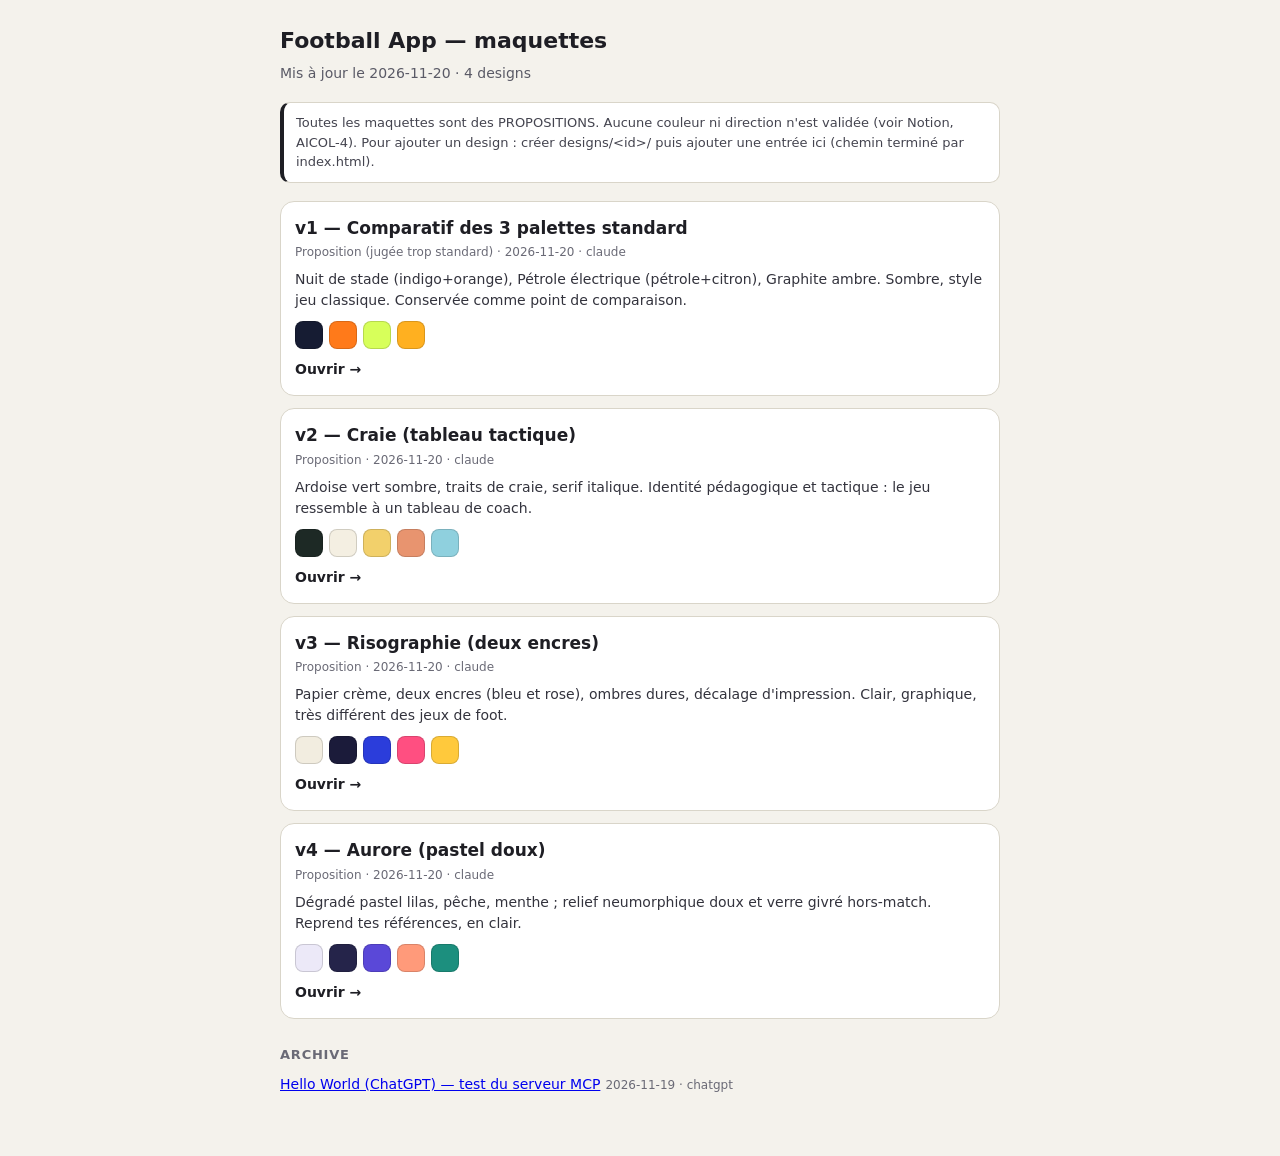
<file: index.html>
<!doctype html>
<html lang="fr">
<head>
<meta charset="utf-8">
<meta name="viewport" content="width=device-width,initial-scale=1">
<title>Football App — index des maquettes</title>
<style>
*{box-sizing:border-box;margin:0}
body{font:16px/1.5 system-ui,-apple-system,Segoe UI,Roboto,sans-serif;background:#F4F2EC;color:#1E1E24;padding:24px 14px 60px}
main{max-width:720px;margin:0 auto}
h1{font-size:22px}
.sub{color:#5A5A66;font-size:14px;margin:6px 0 18px}
.warn{background:#fff;border:1px solid #D9D5C9;border-left:4px solid #1E1E24;border-radius:10px;padding:10px 12px;font-size:13px;color:#44444F;margin-bottom:18px}
.card{display:block;background:#fff;border:1px solid #D9D5C9;border-radius:14px;padding:14px;margin-bottom:12px;color:inherit;text-decoration:none}
.card:focus-visible,.card:hover{border-color:#1E1E24}
.card h2{font-size:17px}
.meta{font-size:12px;color:#6A6A76;margin:2px 0 8px}
.card p{font-size:14px;color:#33333D}
.sw{display:flex;gap:6px;margin-top:10px}
.sw i{width:28px;height:28px;border-radius:8px;border:1px solid rgba(0,0,0,.15)}
.go{display:inline-block;margin-top:10px;font-size:14px;font-weight:700}
h3{font-size:13px;text-transform:uppercase;letter-spacing:.06em;color:#6A6A76;margin:26px 0 8px}
.arch a{font-size:14px}
</style>
</head>
<body>
<main>
<h1>Football App — maquettes</h1>
<p class="sub" id="upd">Index des designs</p>
<div class="warn" id="note">Chargement…</div>
<div id="list"></div>
<h3>Archive</h3>
<div class="arch" id="arch"></div>
</main>
<script>
fetch('designs.json').then(r=>r.json()).then(d=>{
 document.getElementById('upd').textContent='Mis à jour le '+d.updated+' · '+d.designs.length+' designs';
 document.getElementById('note').textContent=d.note;
 document.getElementById('list').innerHTML=d.designs.map(x=>'<a class="card" href="'+x.path+'"><h2>'+x.title+'</h2><div class="meta">'+x.status+' · '+x.date+' · '+x.author+'</div><p>'+x.summary+'</p><div class="sw">'+x.palette.map(c=>'<i style="background:'+c+'"></i>').join('')+'</div><span class="go">Ouvrir →</span></a>').join('');
 document.getElementById('arch').innerHTML=d.archive.map(x=>'<a href="'+x.path+'">'+x.title+'</a> <span class="meta">'+x.date+' · '+x.author+'</span>').join('<br>');
}).catch(e=>{document.getElementById('note').textContent='Impossible de charger designs.json : '+e;});
</script>
</body>
</html>
</file>
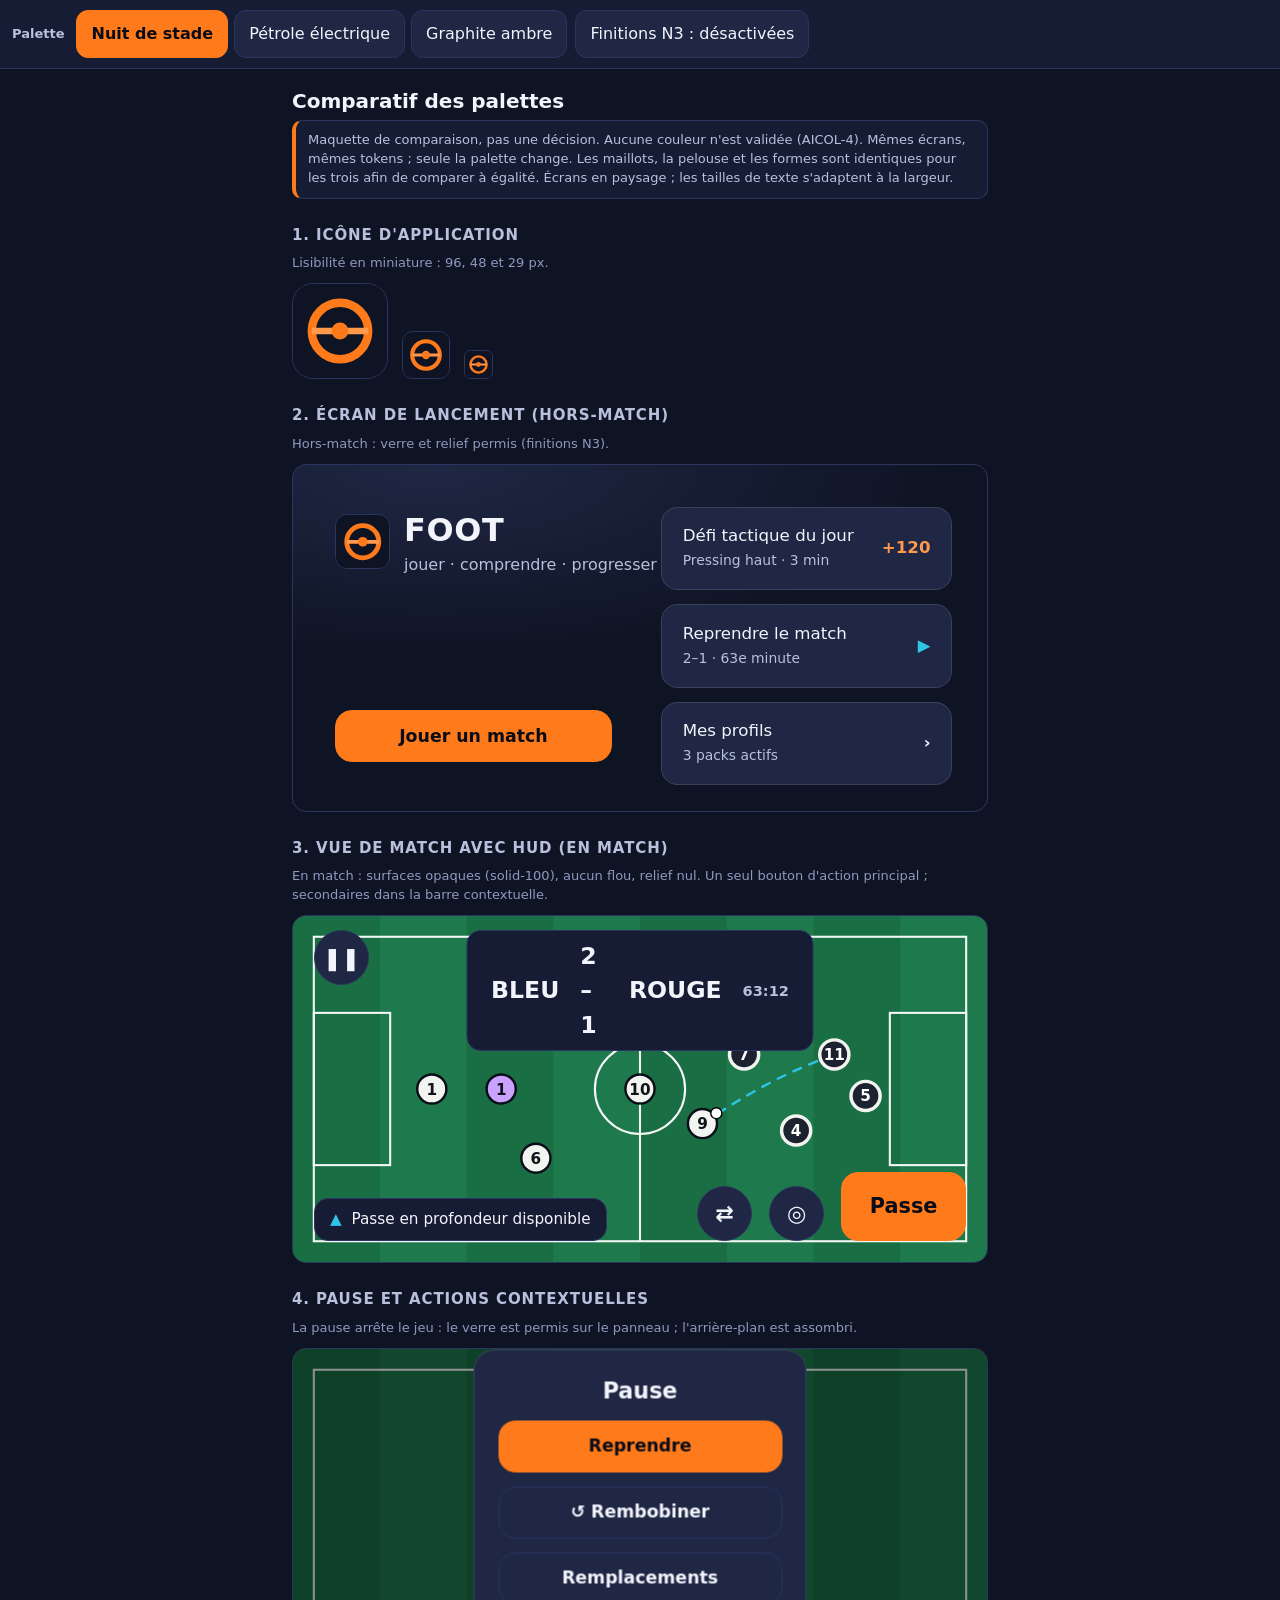
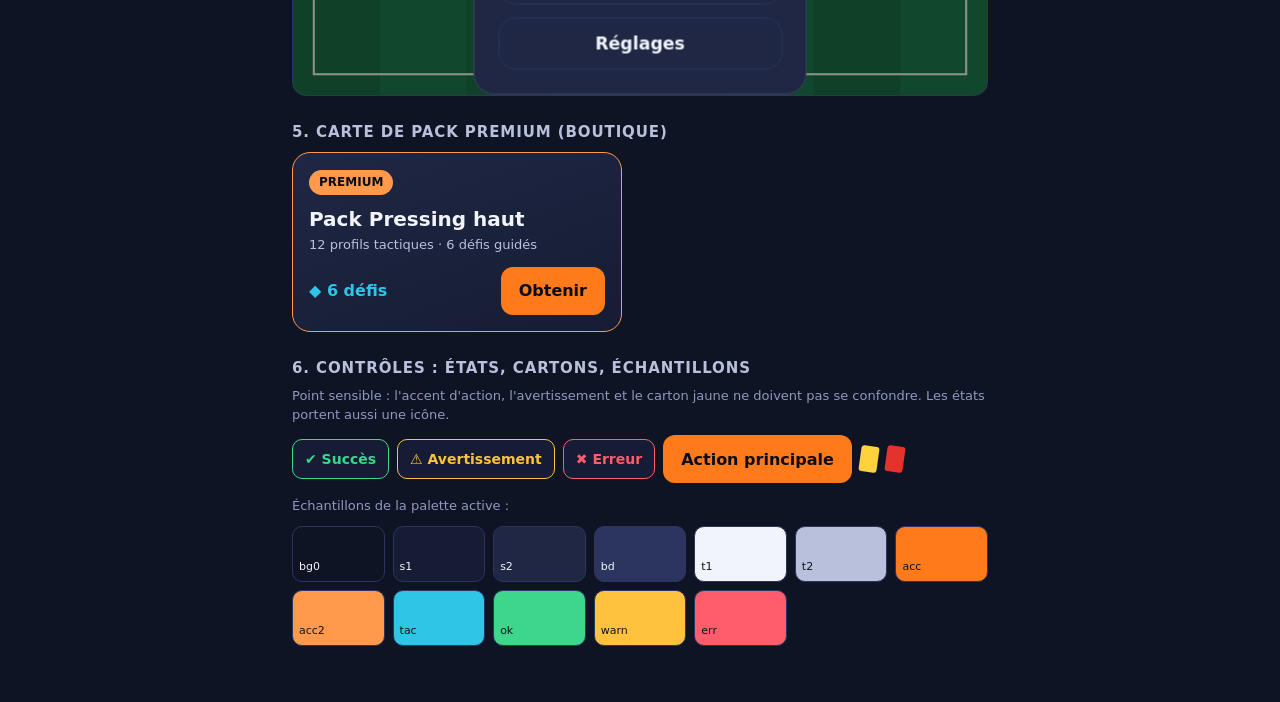
<file: palettes/index.html>
<!doctype html>
<html lang="fr" data-palette="nuit">
<head>
<meta charset="utf-8">
<meta name="viewport" content="width=device-width,initial-scale=1">
<title>Football App — comparatif des palettes (AICOL-4)</title>
<link rel="stylesheet" href="css/tokens.css">
<link rel="stylesheet" href="css/app.css">
</head>
<body>
<div class="bar">
 <b>Palette</b>
 <div class="seg">
  <button class="chip" data-pal="nuit">Nuit de stade</button>
  <button class="chip" data-pal="petrole">Pétrole électrique</button>
  <button class="chip" data-pal="graphite">Graphite ambre</button>
 </div>
 <button class="chip" id="n3" aria-pressed="false">Finitions N3 : désactivées</button>
</div>
<main>
<h1>Comparatif des palettes</h1>
<div class="warnbox">Maquette de comparaison, pas une décision. Aucune couleur n'est validée (AICOL-4). Mêmes écrans, mêmes tokens ; seule la palette change. Les maillots, la pelouse et les formes sont identiques pour les trois afin de comparer à égalité. Écrans en paysage ; les tailles de texte s'adaptent à la largeur.</div>

<h2>1. Icône d'application</h2>
<p class="note">Lisibilité en miniature : 96, 48 et 29 px.</p>
<div class="row" id="icons"></div>

<h2>2. Écran de lancement (hors-match)</h2>
<p class="note">Hors-match : verre et relief permis (finitions N3).</p>
<div class="scr launch">
 <div class="abs logo"><i data-icon></i><span>FOOT<span class="tag">jouer · comprendre · progresser</span></span></div>
 <div class="abs cards">
  <div class="card glass"><span>Défi tactique du jour<br><small>Pressing haut · 3 min</small></span><b style="color:var(--acc2)">+120</b></div>
  <div class="card glass"><span>Reprendre le match<br><small>2–1 · 63e minute</small></span><b style="color:var(--tac)">▶</b></div>
  <div class="card glass"><span>Mes profils<br><small>3 packs actifs</small></span><b>›</b></div>
 </div>
 <button class="abs btn pri cta">Jouer un match</button>
</div>

<h2>3. Vue de match avec HUD (en match)</h2>
<p class="note">En match : surfaces opaques (solid-100), aucun flou, relief nul. Un seul bouton d'action principal ; secondaires dans la barre contextuelle.</p>
<div class="scr">
 <svg class="pitch" viewBox="0 0 200 100" preserveAspectRatio="none" aria-label="terrain">
  <rect width="200" height="100" fill="var(--pitch-a)"/>
  <g fill="var(--pitch-b)"><rect x="0" width="25" height="100"/><rect x="50" width="25" height="100"/><rect x="100" width="25" height="100"/><rect x="150" width="25" height="100"/></g>
  <g fill="none" stroke="var(--line)" stroke-width=".6"><rect x="6" y="6" width="188" height="88"/><line x1="100" y1="6" x2="100" y2="94"/><circle cx="100" cy="50" r="13"/><rect x="6" y="28" width="22" height="44"/><rect x="172" y="28" width="22" height="44"/></g>
  <path class="tacline" d="M118 60 C130 52 140 46 156 40"/>
  <path class="tacline" d="M156 40 l-4 0.5 M156 40 l-1.5 3.6" style="stroke-dasharray:none"/>
  <g id="pl"></g>
 </svg>
 <div class="abs hud solid"><span>BLEU</span><span>2 – 1</span><span>ROUGE</span><small>63:12</small></div>
 <button class="abs btn solid round pause" aria-label="Pause">❚❚</button>
 <div class="abs ctx solid"><b>▲</b> Passe en profondeur disponible</div>
 <div class="abs mctl">
  <button class="btn solid round" aria-label="Changer de joueur">⇄</button>
  <button class="btn solid round" aria-label="Tir">◎</button>
  <button class="btn pri" style="min-height:10cqw;padding:0 4cqw;font-size:3cqw">Passe</button>
 </div>
</div>

<h2>4. Pause et actions contextuelles</h2>
<p class="note">La pause arrête le jeu : le verre est permis sur le panneau ; l'arrière-plan est assombri.</p>
<div class="scr">
 <svg class="pitch" viewBox="0 0 200 100" preserveAspectRatio="none"><rect width="200" height="100" fill="var(--pitch-a)"/><g fill="var(--pitch-b)"><rect width="25" height="100"/><rect x="50" width="25" height="100"/><rect x="100" width="25" height="100"/><rect x="150" width="25" height="100"/></g><g fill="none" stroke="var(--line)" stroke-width=".6"><rect x="6" y="6" width="188" height="88"/><line x1="100" y1="6" x2="100" y2="94"/><circle cx="100" cy="50" r="13"/></g></svg>
 <div class="abs dim"></div>
 <div class="abs panel glass">
  <h3>Pause</h3>
  <button class="btn pri">Reprendre</button>
  <button class="btn">↺ Rembobiner</button>
  <button class="btn">Remplacements</button>
  <button class="btn">Réglages</button>
 </div>
</div>

<h2>5. Carte de pack premium (boutique)</h2>
<div class="pack"><span class="tg">PREMIUM</span><h3>Pack Pressing haut</h3><p>12 profils tactiques · 6 défis guidés</p><div class="buy"><span style="color:var(--tac);font-weight:700">◆ 6 défis</span><button class="pbtn">Obtenir</button></div></div>

<h2>6. Contrôles : états, cartons, échantillons</h2>
<p class="note">Point sensible : l'accent d'action, l'avertissement et le carton jaune ne doivent pas se confondre. Les états portent aussi une icône.</p>
<div class="states">
 <span class="st ok" style="border-color:var(--ok)">✔ Succès</span>
 <span class="st wn" style="border-color:var(--warn)">⚠ Avertissement</span>
 <span class="st er" style="border-color:var(--err)">✖ Erreur</span>
 <button class="pbtn">Action principale</button>
 <span class="cardsq" style="background:var(--card-yellow)" title="carton jaune"></span>
 <span class="cardsq" style="background:var(--card-red)" title="carton rouge"></span>
</div>
<p class="note" style="margin-top:14px">Échantillons de la palette active :</p>
<div class="sw" id="sw"></div>
</main>
<script>
/* éléments générés : icône, joueurs, échantillons */
function iconSVG(){return '<svg viewBox="0 0 100 100" width="100%" height="100%"><rect width="100" height="100" fill="var(--bg0)"/><circle cx="50" cy="50" r="30" fill="none" stroke="var(--acc)" stroke-width="9"/><path d="M20 50 H80" stroke="var(--acc2)" stroke-width="7"/><circle cx="50" cy="50" r="9" fill="var(--acc)"/></svg>';}
document.querySelectorAll('[data-icon]').forEach(e=>{e.innerHTML=iconSVG();e.className='ico';});
const ic=document.getElementById('icons');
[96,48,29].forEach(s=>{const d=document.createElement('div');d.className='ico';d.style.cssText='width:'+s+'px;height:'+s+'px';d.innerHTML=iconSVG();ic.appendChild(d);});
const P=[[40,50,'h',1,1],[70,30,'h',8,0],[70,70,'h',6,0],[100,50,'h',10,0],[118,60,'h',9,0],[60,50,'g',1,1],[130,40,'a',7,0],[145,62,'a',4,0],[156,40,'a',11,0],[165,52,'a',5,0]];
let h='';P.forEach(p=>{const t=p[2],f=t=='h'?'var(--kit-home)':t=='a'?'var(--kit-away)':'var(--kit-gk)';const ring=t=='a'?'var(--kit-ring)':'#0A0D18';const tc=t=='a'?'#fff':'#101418';h+='<g><circle cx="'+p[0]+'" cy="'+p[1]+'" r="4.2" fill="'+f+'" stroke="'+ring+'" stroke-width="'+(t=='a'?1:.7)+'"/><text x="'+p[0]+'" y="'+(p[1]+1.6)+'" font-size="4.4" font-weight="700" text-anchor="middle" fill="'+tc+'">'+(p[3]||'')+'</text></g>';});
h+='<circle cx="122" cy="57" r="1.6" fill="#fff" stroke="#000" stroke-width=".4"/>';
document.getElementById('pl').innerHTML=h;
const names=['bg0','s1','s2','bd','t1','t2','acc','acc2','tac','ok','warn','err'];
const sw=document.getElementById('sw');
names.forEach(n=>{const d=document.createElement('div');d.style.background='var(--'+n+')';d.style.color=['t1','t2','acc','acc2','tac','ok','warn','err'].includes(n)?'#101418':'var(--t1)';d.textContent=n;sw.appendChild(d);});
</script>
<script src="js/app.js"></script>
</body>
</html>
</file>
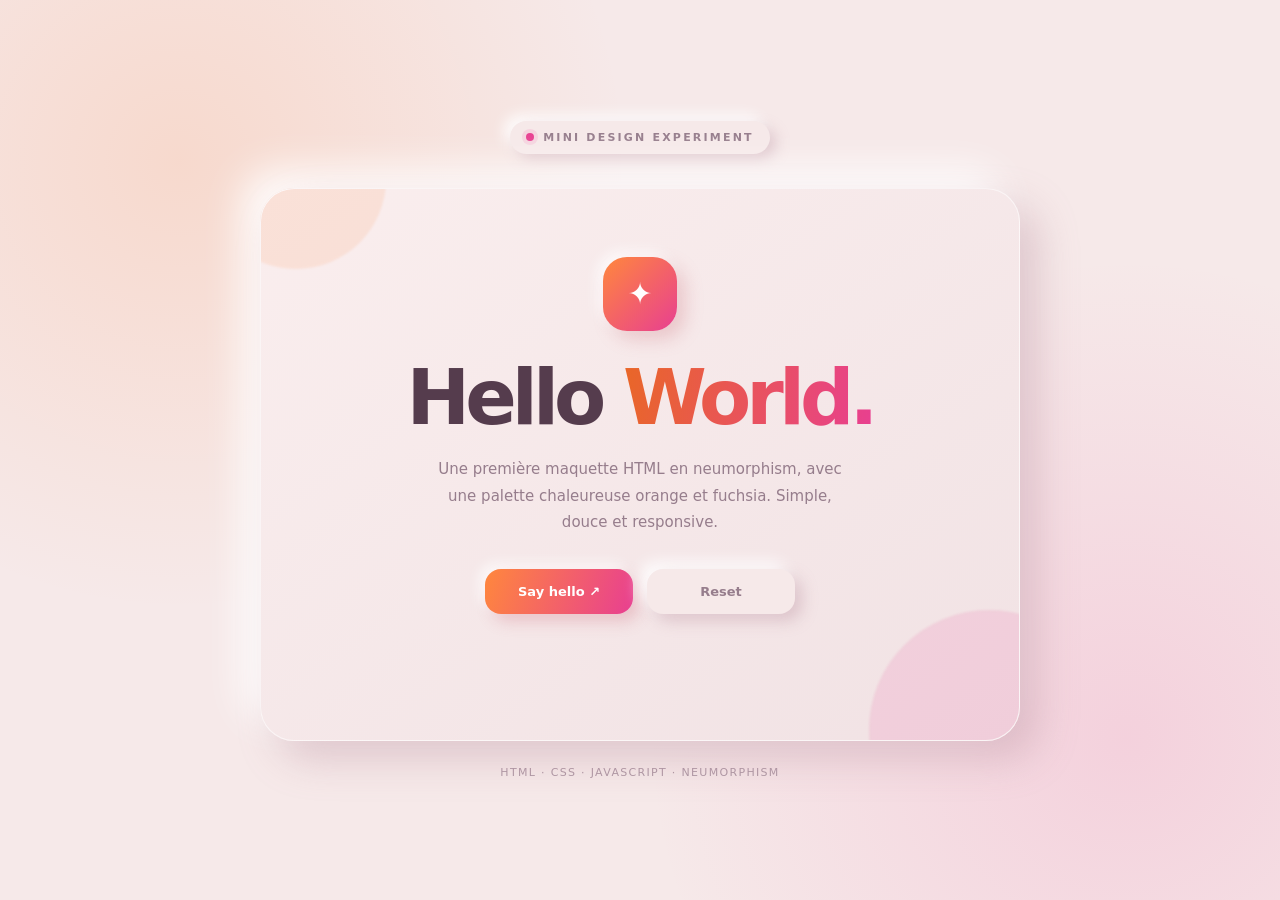
<file: archive/hello-world-chatgpt/index.html>
<!doctype html>
<html lang="fr">
<head>
  <meta charset="utf-8">
  <meta name="viewport" content="width=device-width, initial-scale=1">
  <meta name="theme-color" content="#f6e9e9">
  <title>Hello World — Neumorphism</title>
  <style>
    :root {
      color-scheme: light;
      --surface: #f6e9e9;
      --surface-deep: #f0dede;
      --orange: #ff873d;
      --orange-dark: #e96726;
      --fuchsia: #e83f91;
      --ink: #553c4d;
      --muted: #967d8c;
      --shadow-light: rgba(255,255,255,.92);
      --shadow-dark: rgba(190,150,164,.42);
    }
    * { box-sizing: border-box; }
    body {
      min-height: 100vh;
      margin: 0;
      display: grid;
      place-items: center;
      padding: 28px;
      font-family: Inter, ui-sans-serif, system-ui, -apple-system, BlinkMacSystemFont, "Segoe UI", sans-serif;
      color: var(--ink);
      background:
        radial-gradient(circle at 14% 18%, rgba(255,135,61,.16), transparent 28rem),
        radial-gradient(circle at 88% 82%, rgba(232,63,145,.14), transparent 30rem),
        var(--surface);
    }
    .shell { width: min(100%, 760px); text-align: center; }
    .eyebrow {
      display: inline-flex; align-items: center; gap: 9px;
      padding: 10px 16px; border-radius: 999px;
      background: var(--surface);
      box-shadow: 6px 6px 14px var(--shadow-dark), -6px -6px 14px var(--shadow-light);
      color: var(--muted); font-size: 11px; font-weight: 800;
      letter-spacing: .2em; text-transform: uppercase;
    }
    .dot { width: 8px; height: 8px; border-radius: 50%; background: var(--fuchsia); box-shadow: 0 0 0 4px rgba(232,63,145,.12); }
    .card {
      position: relative; overflow: hidden;
      margin-top: 34px; padding: clamp(34px, 7vw, 68px) 24px;
      border: 1px solid rgba(255,255,255,.6); border-radius: 34px;
      background: linear-gradient(145deg, #faeeee, #f1e2e4);
      box-shadow: 18px 18px 38px var(--shadow-dark), -18px -18px 38px var(--shadow-light);
    }
    .orb {
      position: absolute; width: 180px; height: 180px; border-radius: 50%;
      filter: blur(1px); opacity: .12; pointer-events: none;
    }
    .orb.one { top: -100px; left: -55px; background: var(--orange); }
    .orb.two { right: -90px; bottom: -110px; background: var(--fuchsia); width: 240px; height: 240px; }
    .mark {
      width: 74px; height: 74px; margin: 0 auto 28px; display: grid; place-items: center;
      border-radius: 24px; color: white; font-size: 30px; font-weight: 900;
      background: linear-gradient(135deg, var(--orange), var(--fuchsia));
      box-shadow: 8px 8px 18px rgba(202,104,115,.28), -5px -5px 14px rgba(255,255,255,.85);
    }
    h1 {
      margin: 0; font-size: clamp(42px, 9vw, 76px); line-height: 1.02;
      letter-spacing: -.065em; font-weight: 850;
    }
    h1 span {
      color: transparent; background: linear-gradient(100deg, var(--orange-dark), var(--fuchsia));
      -webkit-background-clip: text; background-clip: text;
    }
    .subtitle { max-width: 430px; margin: 20px auto 0; color: var(--muted); font-size: 15px; line-height: 1.75; }
    .actions { display: flex; justify-content: center; flex-wrap: wrap; gap: 14px; margin-top: 34px; }
    .button {
      min-width: 148px; padding: 15px 22px; border: 0; border-radius: 16px;
      font: inherit; font-size: 13px; font-weight: 800; cursor: pointer;
      transition: transform .2s ease, box-shadow .2s ease;
    }
    .button:hover { transform: translateY(-2px); }
    .button.primary {
      color: white; background: linear-gradient(110deg, var(--orange), var(--fuchsia));
      box-shadow: 7px 7px 16px rgba(204,103,119,.3), -5px -5px 13px rgba(255,255,255,.85);
    }
    .button.secondary {
      color: var(--muted); background: var(--surface);
      box-shadow: 7px 7px 15px var(--shadow-dark), -7px -7px 15px var(--shadow-light);
    }
    .status { min-height: 22px; margin-top: 24px; color: var(--fuchsia); font-size: 12px; font-weight: 700; }
    footer { margin-top: 25px; color: #ad96a3; font-size: 11px; letter-spacing: .12em; text-transform: uppercase; }
    @media (prefers-reduced-motion: reduce) { *, *::before, *::after { transition: none !important; } }
  </style>
</head>
<body>
  <main class="shell">
    <div class="eyebrow"><span class="dot"></span> Mini design experiment</div>
    <section class="card" aria-labelledby="title">
      <span class="orb one"></span><span class="orb two"></span>
      <div class="mark" aria-hidden="true">✦</div>
      <h1 id="title">Hello <span>World.</span></h1>
      <p class="subtitle">Une première maquette HTML en neumorphism, avec une palette chaleureuse orange et fuchsia. Simple, douce et responsive.</p>
      <div class="actions">
        <button class="button primary" id="helloButton" type="button">Say hello <span aria-hidden="true">↗</span></button>
        <button class="button secondary" id="resetButton" type="button">Reset</button>
      </div>
      <p class="status" id="status" role="status" aria-live="polite"></p>
    </section>
    <footer>HTML · CSS · JavaScript · Neumorphism</footer>
  </main>
  <script>
    const status = document.querySelector("#status");
    document.querySelector("#helloButton").addEventListener("click", () => {
      status.textContent = "Hello Nick — nice to see you! ✨";
    });
    document.querySelector("#resetButton").addEventListener("click", () => {
      status.textContent = "";
    });
  </script>
</body>
</html>
</file>
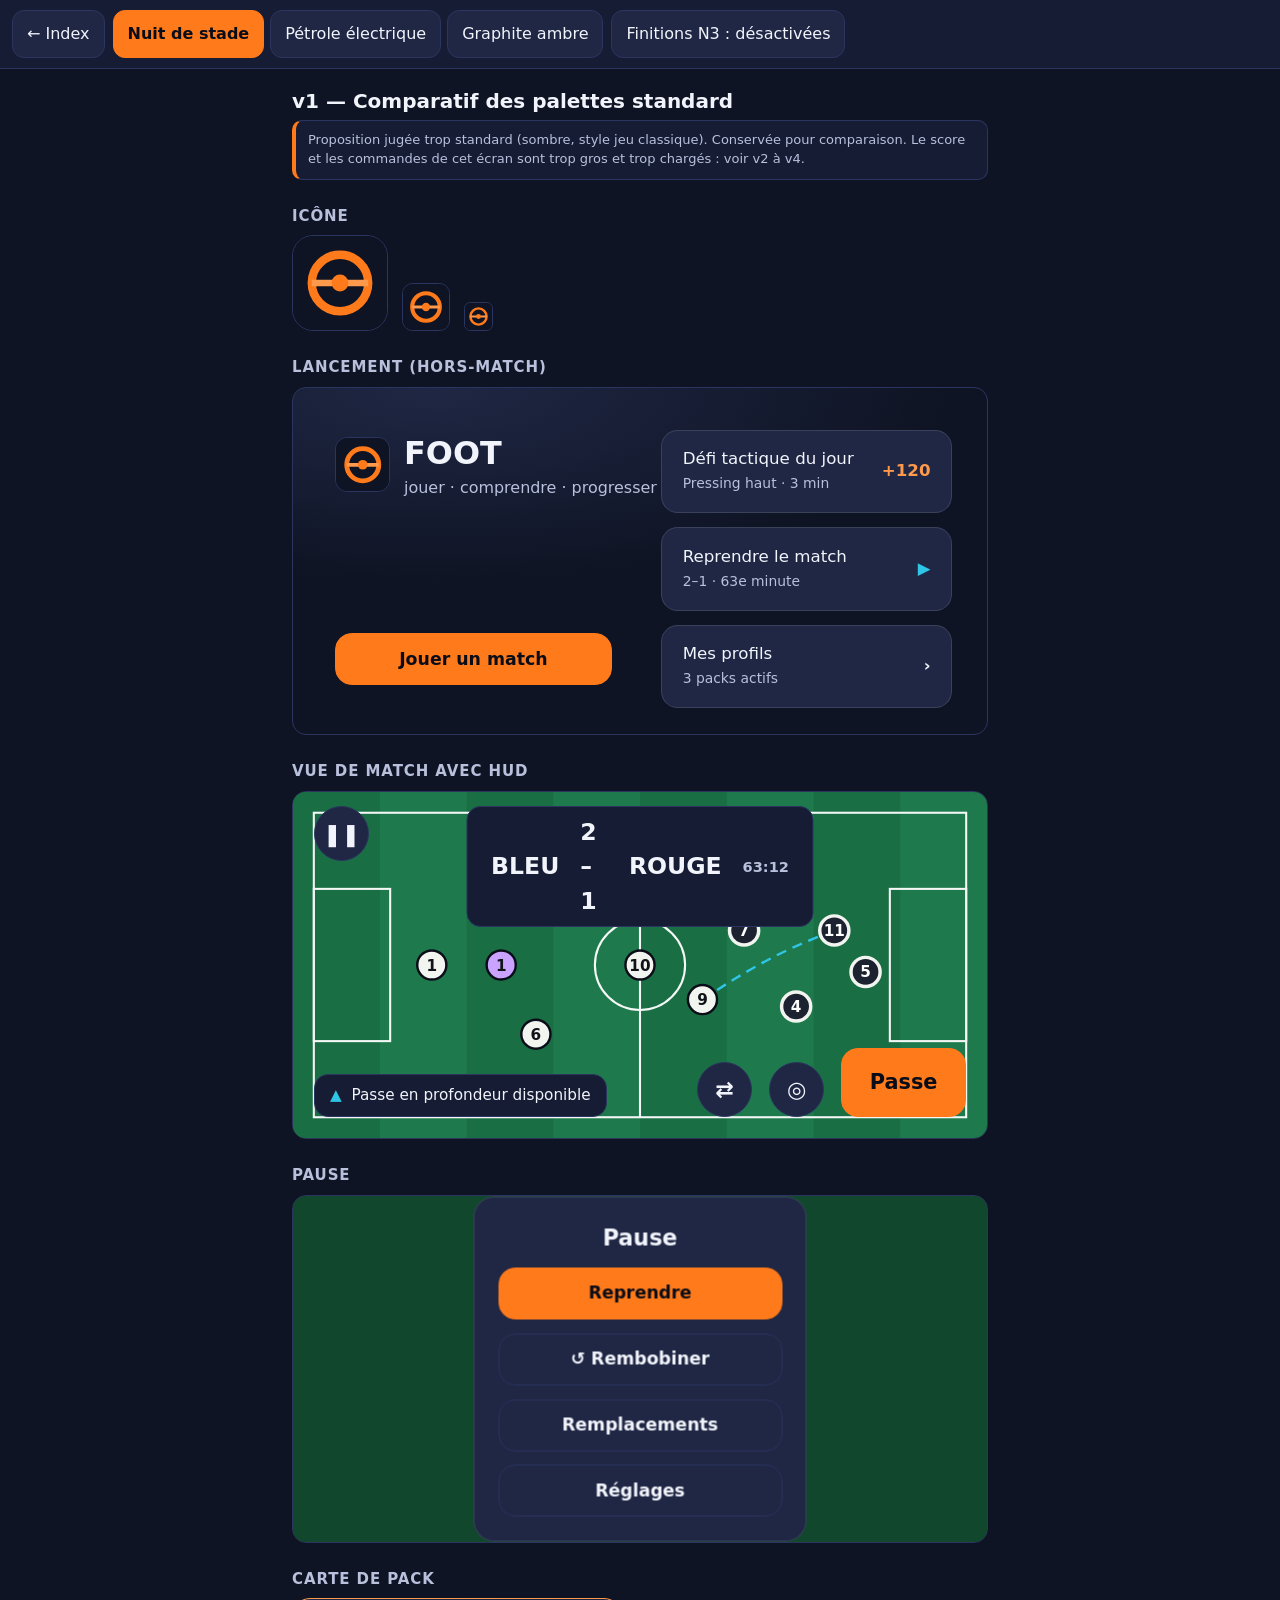
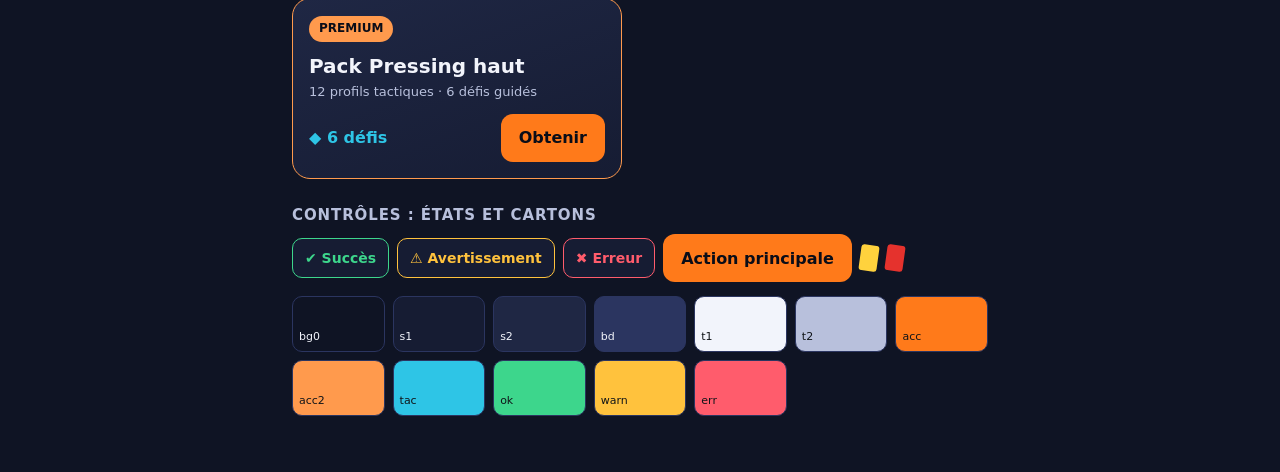
<file: designs/v1-standard-comparatif/index.html>
<!doctype html>
<html lang="fr" data-palette="nuit">
<head>
<meta charset="utf-8">
<meta name="viewport" content="width=device-width,initial-scale=1">
<title>v1 — Comparatif des palettes standard</title>
<link rel="stylesheet" href="css/tokens.css">
<link rel="stylesheet" href="css/app.css">
</head>
<body>
<div class="bar">
 <a class="chip" href="../../index.html" style="display:flex;align-items:center;text-decoration:none">← Index</a>
 <div class="seg">
  <button class="chip" data-pal="nuit">Nuit de stade</button>
  <button class="chip" data-pal="petrole">Pétrole électrique</button>
  <button class="chip" data-pal="graphite">Graphite ambre</button>
 </div>
 <button class="chip" id="n3" aria-pressed="false">Finitions N3 : désactivées</button>
</div>
<main>
<h1>v1 — Comparatif des palettes standard</h1>
<div class="warnbox">Proposition jugée trop standard (sombre, style jeu classique). Conservée pour comparaison. Le score et les commandes de cet écran sont trop gros et trop chargés : voir v2 à v4.</div>
<h2>Icône</h2><div class="row" id="icons"></div>
<h2>Lancement (hors-match)</h2>
<div class="scr launch">
 <div class="abs logo"><i data-icon></i><span>FOOT<span class="tag">jouer · comprendre · progresser</span></span></div>
 <div class="abs cards">
  <div class="card glass"><span>Défi tactique du jour<br><small>Pressing haut · 3 min</small></span><b style="color:var(--acc2)">+120</b></div>
  <div class="card glass"><span>Reprendre le match<br><small>2–1 · 63e minute</small></span><b style="color:var(--tac)">▶</b></div>
  <div class="card glass"><span>Mes profils<br><small>3 packs actifs</small></span><b>›</b></div>
 </div>
 <button class="abs btn pri cta">Jouer un match</button>
</div>
<h2>Vue de match avec HUD</h2>
<div class="scr">
 <svg class="pitch" viewBox="0 0 200 100" preserveAspectRatio="none"><rect width="200" height="100" fill="var(--pitch-a)"/><g fill="var(--pitch-b)"><rect x="0" width="25" height="100"/><rect x="50" width="25" height="100"/><rect x="100" width="25" height="100"/><rect x="150" width="25" height="100"/></g><g fill="none" stroke="var(--line)" stroke-width=".6"><rect x="6" y="6" width="188" height="88"/><line x1="100" y1="6" x2="100" y2="94"/><circle cx="100" cy="50" r="13"/><rect x="6" y="28" width="22" height="44"/><rect x="172" y="28" width="22" height="44"/></g><path class="tacline" d="M118 60 C130 52 140 46 156 40"/><g id="pl"></g></svg>
 <div class="abs hud solid"><span>BLEU</span><span>2 – 1</span><span>ROUGE</span><small>63:12</small></div>
 <button class="abs btn solid round pause" aria-label="Pause">❚❚</button>
 <div class="abs ctx solid"><b>▲</b> Passe en profondeur disponible</div>
 <div class="abs mctl"><button class="btn solid round" aria-label="Changer de joueur">⇄</button><button class="btn solid round" aria-label="Tir">◎</button><button class="btn pri" style="min-height:10cqw;padding:0 4cqw;font-size:3cqw">Passe</button></div>
</div>
<h2>Pause</h2>
<div class="scr"><svg class="pitch" viewBox="0 0 200 100" preserveAspectRatio="none"><rect width="200" height="100" fill="var(--pitch-a)"/></svg><div class="abs dim"></div><div class="abs panel glass"><h3>Pause</h3><button class="btn pri">Reprendre</button><button class="btn">↺ Rembobiner</button><button class="btn">Remplacements</button><button class="btn">Réglages</button></div></div>
<h2>Carte de pack</h2>
<div class="pack"><span class="tg">PREMIUM</span><h3>Pack Pressing haut</h3><p>12 profils tactiques · 6 défis guidés</p><div class="buy"><span style="color:var(--tac);font-weight:700">◆ 6 défis</span><button class="pbtn">Obtenir</button></div></div>
<h2>Contrôles : états et cartons</h2>
<div class="states"><span class="st ok" style="border-color:var(--ok)">✔ Succès</span><span class="st wn" style="border-color:var(--warn)">⚠ Avertissement</span><span class="st er" style="border-color:var(--err)">✖ Erreur</span><button class="pbtn">Action principale</button><span class="cardsq" style="background:var(--card-yellow)"></span><span class="cardsq" style="background:var(--card-red)"></span></div>
<div class="sw" id="sw" style="margin-top:14px"></div>
</main>
<script>
function iconSVG(){return '<svg viewBox="0 0 100 100" width="100%" height="100%"><rect width="100" height="100" fill="var(--bg0)"/><circle cx="50" cy="50" r="30" fill="none" stroke="var(--acc)" stroke-width="9"/><path d="M20 50 H80" stroke="var(--acc2)" stroke-width="7"/><circle cx="50" cy="50" r="9" fill="var(--acc)"/></svg>';}
document.querySelectorAll('[data-icon]').forEach(e=>{e.innerHTML=iconSVG();e.className='ico';});
const ic=document.getElementById('icons');[96,48,29].forEach(s=>{const d=document.createElement('div');d.className='ico';d.style.cssText='width:'+s+'px;height:'+s+'px';d.innerHTML=iconSVG();ic.appendChild(d);});
const P=[[40,50,'h',1],[70,30,'h',8],[70,70,'h',6],[100,50,'h',10],[118,60,'h',9],[60,50,'g',1],[130,40,'a',7],[145,62,'a',4],[156,40,'a',11],[165,52,'a',5]];
let h='';P.forEach(p=>{const t=p[2],f=t=='h'?'var(--kit-home)':t=='a'?'var(--kit-away)':'var(--kit-gk)';const ring=t=='a'?'var(--kit-ring)':'#0A0D18';const tc=t=='a'?'#fff':'#101418';h+='<g><circle cx="'+p[0]+'" cy="'+p[1]+'" r="4.2" fill="'+f+'" stroke="'+ring+'" stroke-width="'+(t=='a'?1:.7)+'"/><text x="'+p[0]+'" y="'+(p[1]+1.6)+'" font-size="4.4" font-weight="700" text-anchor="middle" fill="'+tc+'">'+p[3]+'</text></g>';});
document.getElementById('pl').innerHTML=h;
const names=['bg0','s1','s2','bd','t1','t2','acc','acc2','tac','ok','warn','err'];const sw=document.getElementById('sw');
names.forEach(n=>{const d=document.createElement('div');d.style.background='var(--'+n+')';d.style.color=['t1','t2','acc','acc2','tac','ok','warn','err'].includes(n)?'#101418':'var(--t1)';d.textContent=n;sw.appendChild(d);});
</script>
<script src="js/app.js"></script>
</body>
</html>
</file>
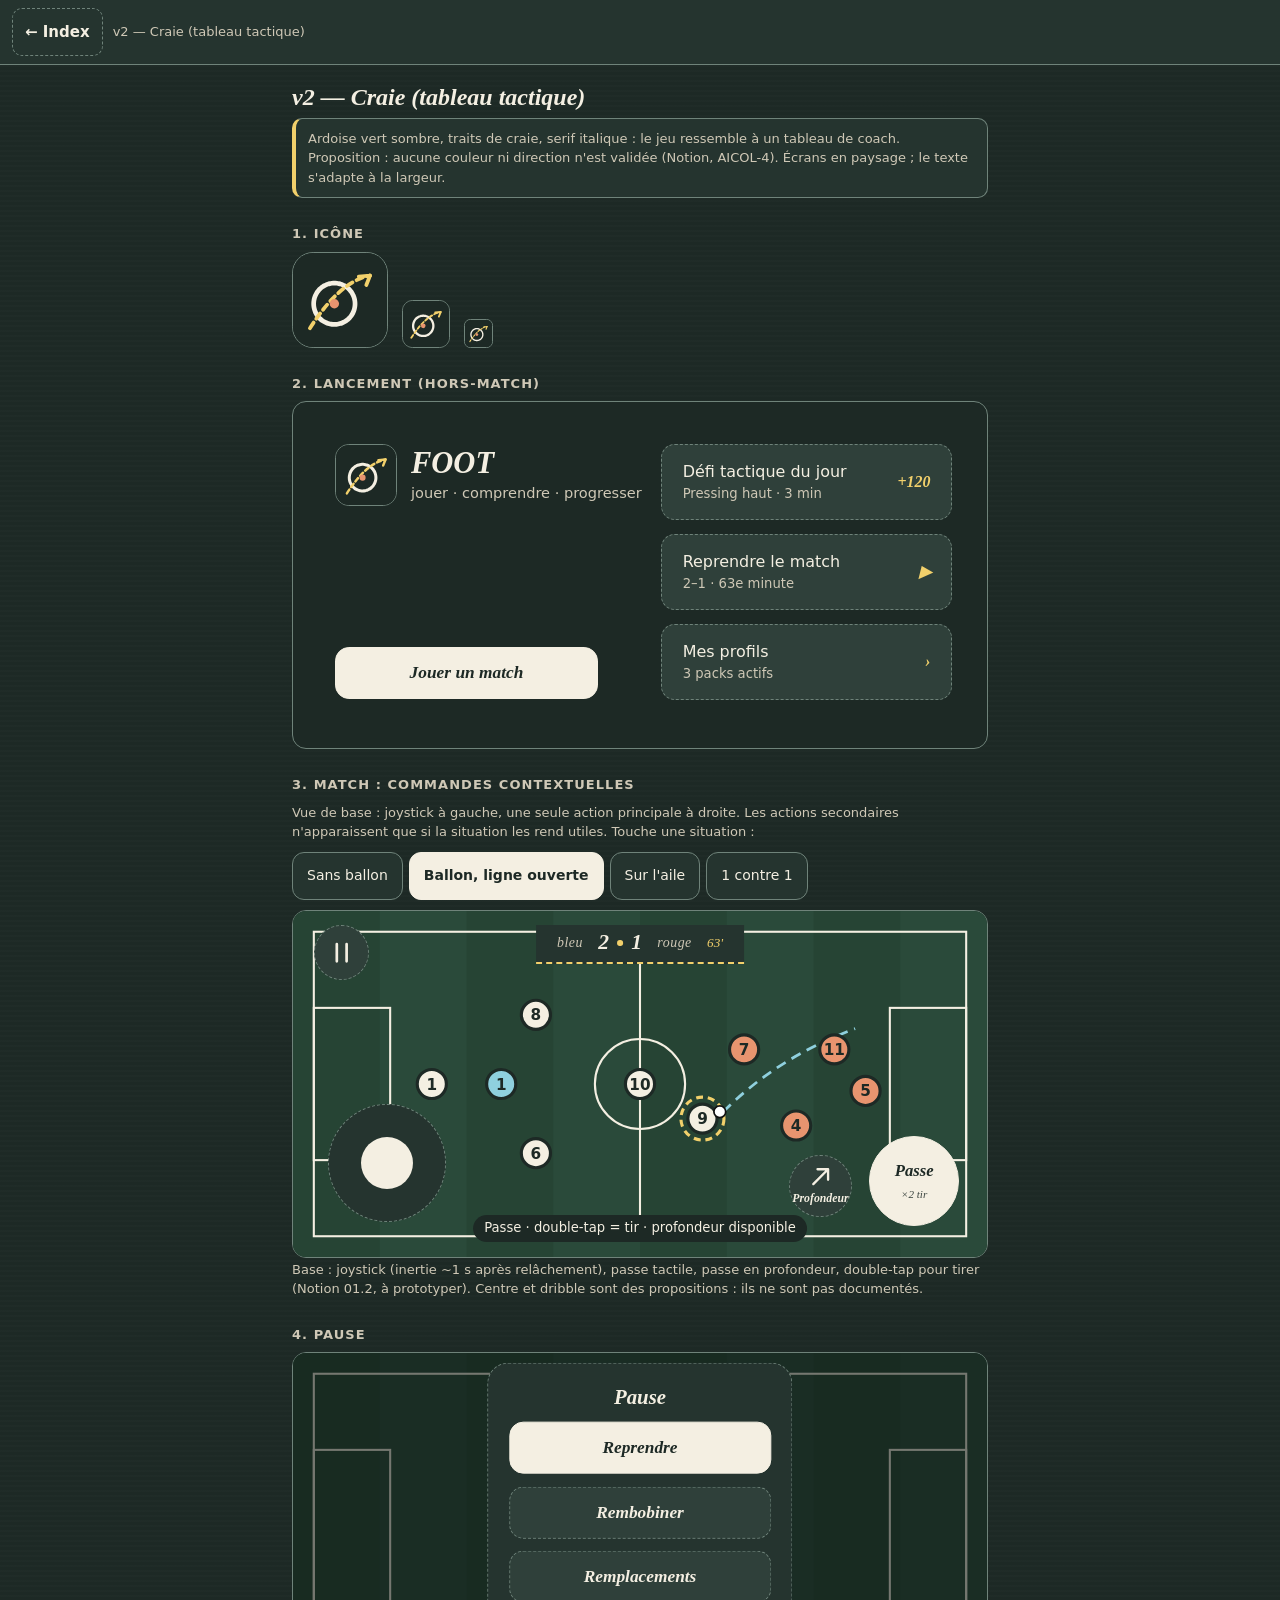
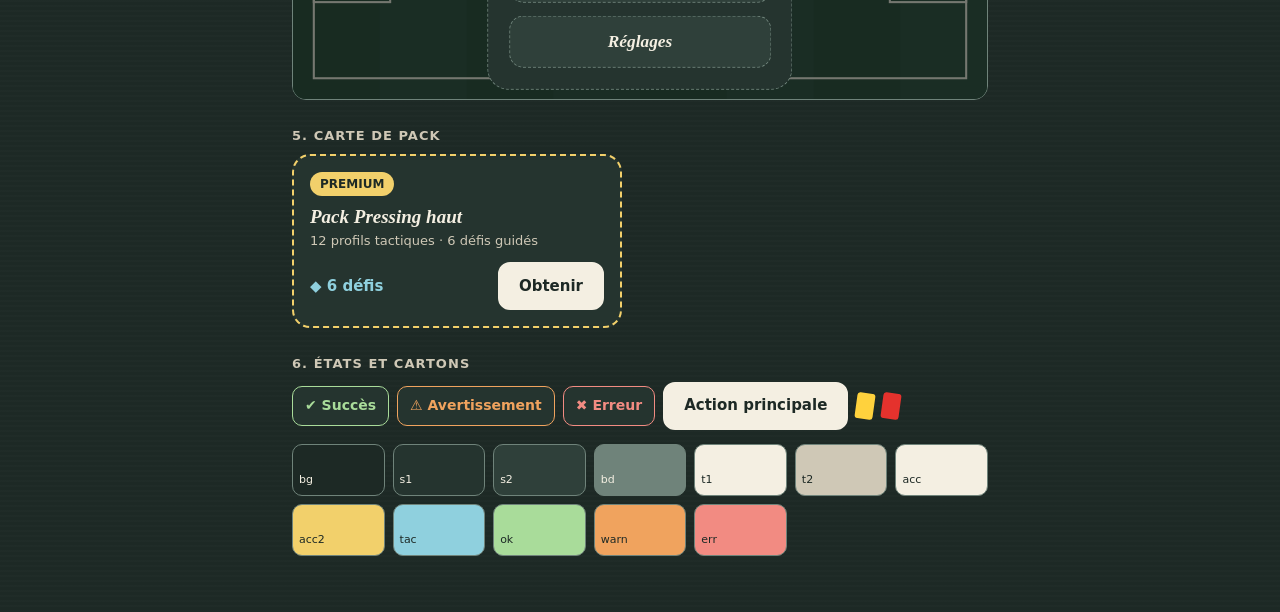
<file: designs/v2-craie/index.html>
<!doctype html>
<html lang="fr">
<head>
<meta charset="utf-8">
<meta name="viewport" content="width=device-width,initial-scale=1">
<title>v2 — Craie</title>
<link rel="stylesheet" href="../../shared/base.css">
<link rel="stylesheet" href="theme.css">
</head>
<body data-name="v2 — Craie (tableau tactique)" data-sub="Ardoise vert sombre, traits de craie, serif italique : le jeu ressemble à un tableau de coach.">
<div id="app"></div>
<script>window.THEME_ICON='<svg viewBox="0 0 100 100"><rect width="100" height="100" fill="#1D2925"/><circle cx="44" cy="54" r="22" fill="none" stroke="#F4EFE2" stroke-width="5" stroke-dasharray="2 0"/><path d="M18 80 Q50 30 82 24" fill="none" stroke="#F2D06B" stroke-width="4" stroke-dasharray="7 5" stroke-linecap="round"/><path d="M82 24l-12 1M82 24l-4 10" stroke="#F2D06B" stroke-width="4" stroke-linecap="round"/><circle cx="44" cy="54" r="5" fill="#E8946F"/></svg>';</script>
<script src="../../shared/scenes.js"></script>
<script>document.querySelector('.top a').setAttribute('href','../../index.html');</script>
</body>
</html>
</file>
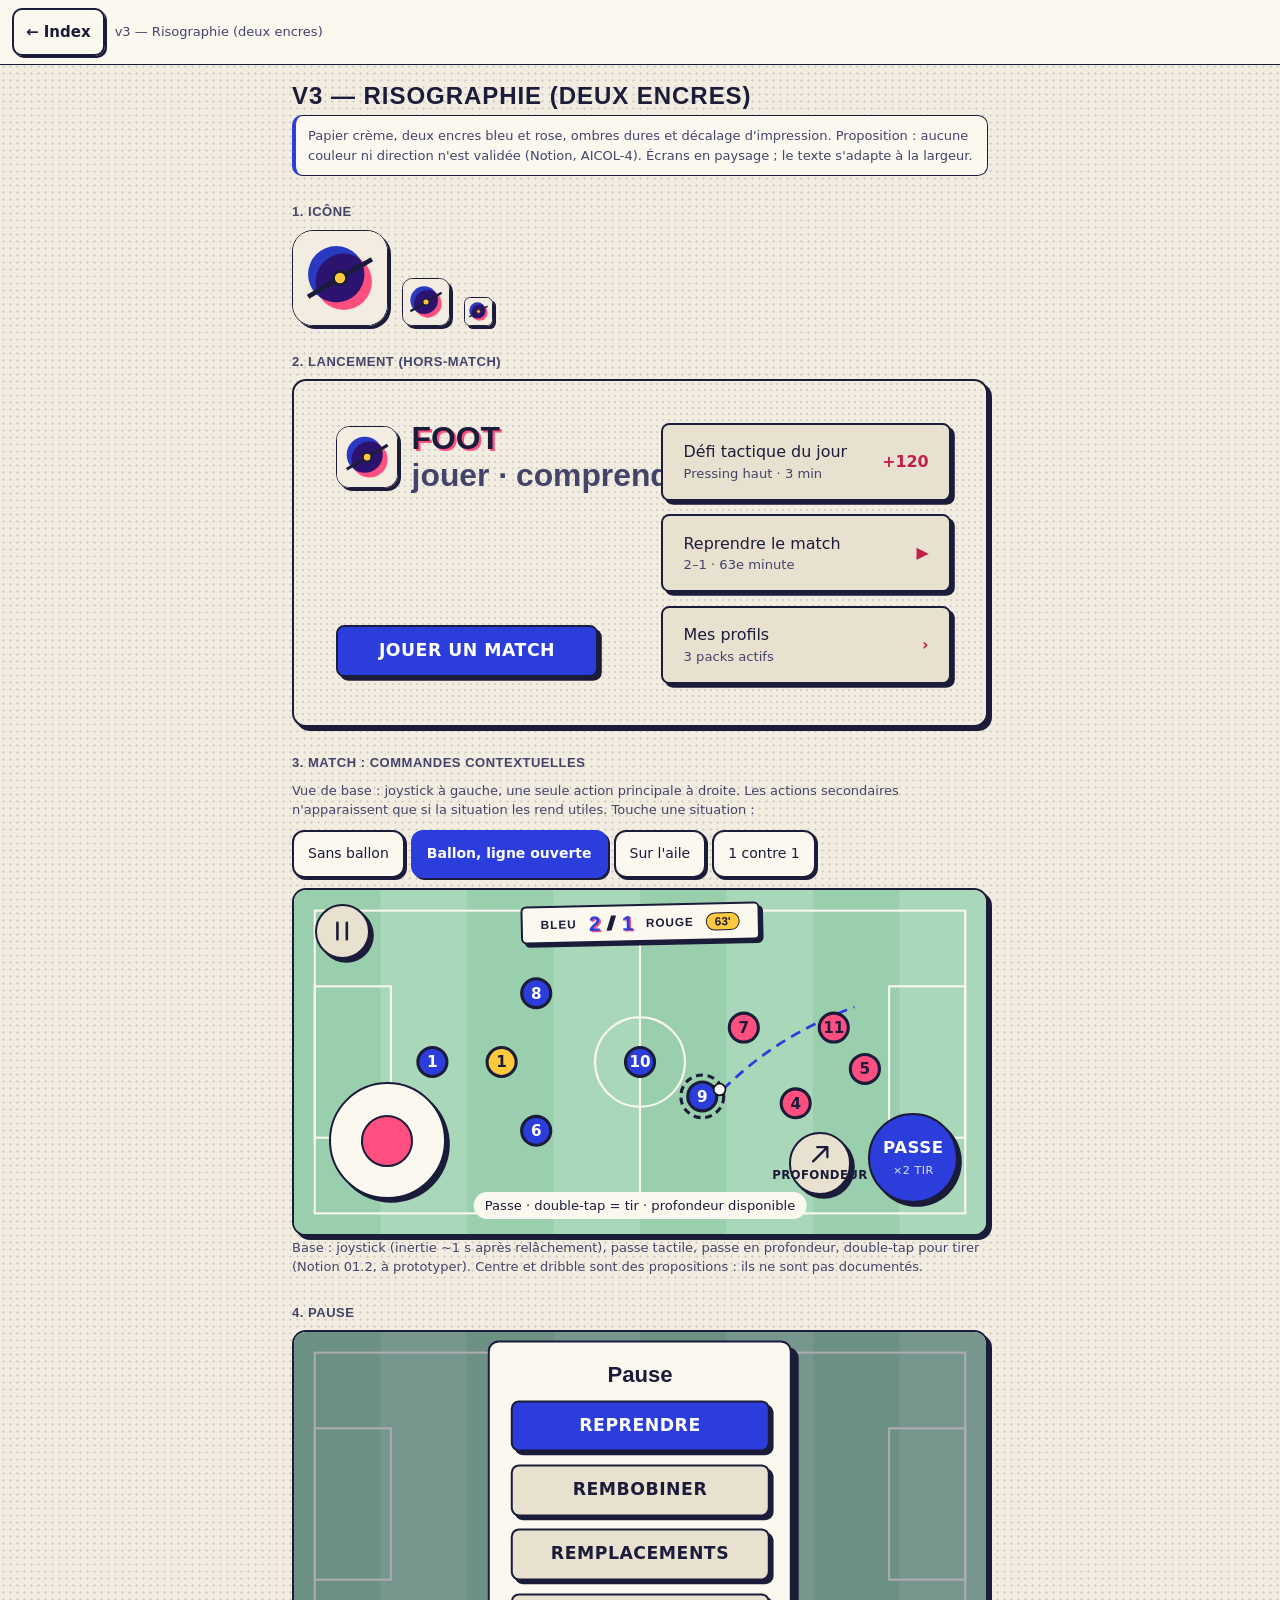
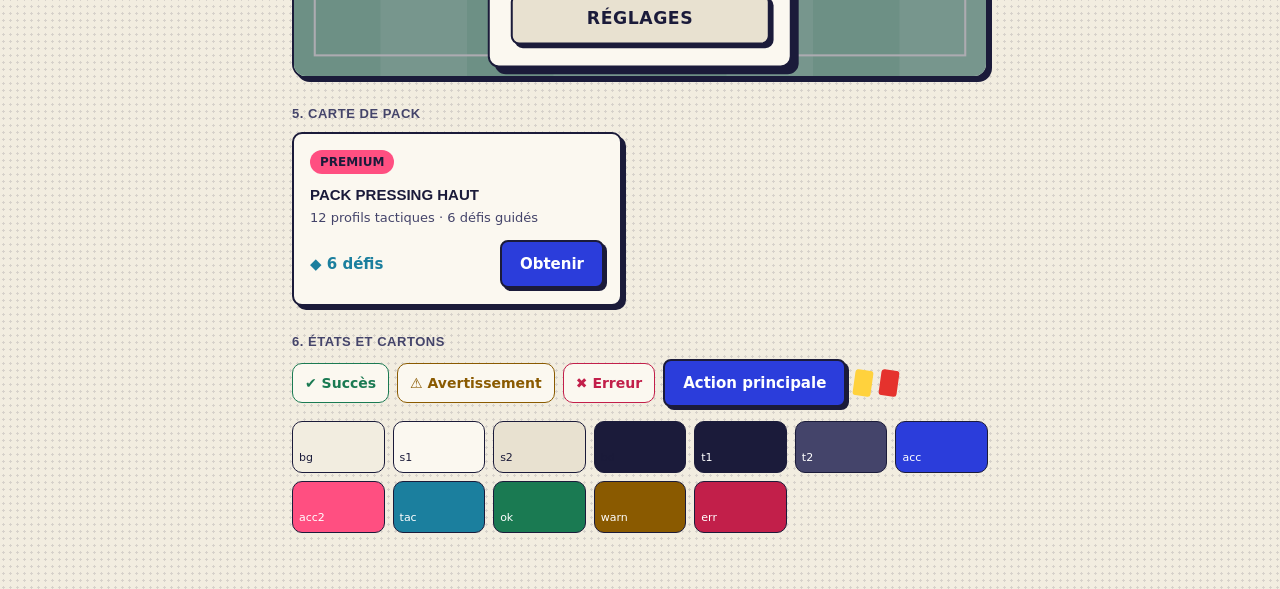
<file: designs/v3-risographie/index.html>
<!doctype html>
<html lang="fr">
<head>
<meta charset="utf-8">
<meta name="viewport" content="width=device-width,initial-scale=1">
<title>v3 — Risographie</title>
<link rel="stylesheet" href="../../shared/base.css">
<link rel="stylesheet" href="theme.css">
</head>
<body data-name="v3 — Risographie (deux encres)" data-sub="Papier crème, deux encres bleu et rose, ombres dures et décalage d'impression.">
<div id="app"></div>
<script>window.THEME_ICON='<svg viewBox="0 0 100 100"><rect width="100" height="100" fill="#F2EDE0"/><circle cx="54" cy="54" r="30" fill="#FF4F81"/><circle cx="46" cy="46" r="30" fill="#2B3DDB" style="mix-blend-mode:multiply"/><path d="M16 70 L84 30" stroke="#1B1B3A" stroke-width="5"/><circle cx="50" cy="50" r="7" fill="#FFC93C" stroke="#1B1B3A" stroke-width="3"/></svg>';</script>
<script src="../../shared/scenes.js"></script>
<script>document.querySelector('.top a').setAttribute('href','../../index.html');</script>
</body>
</html>
</file>
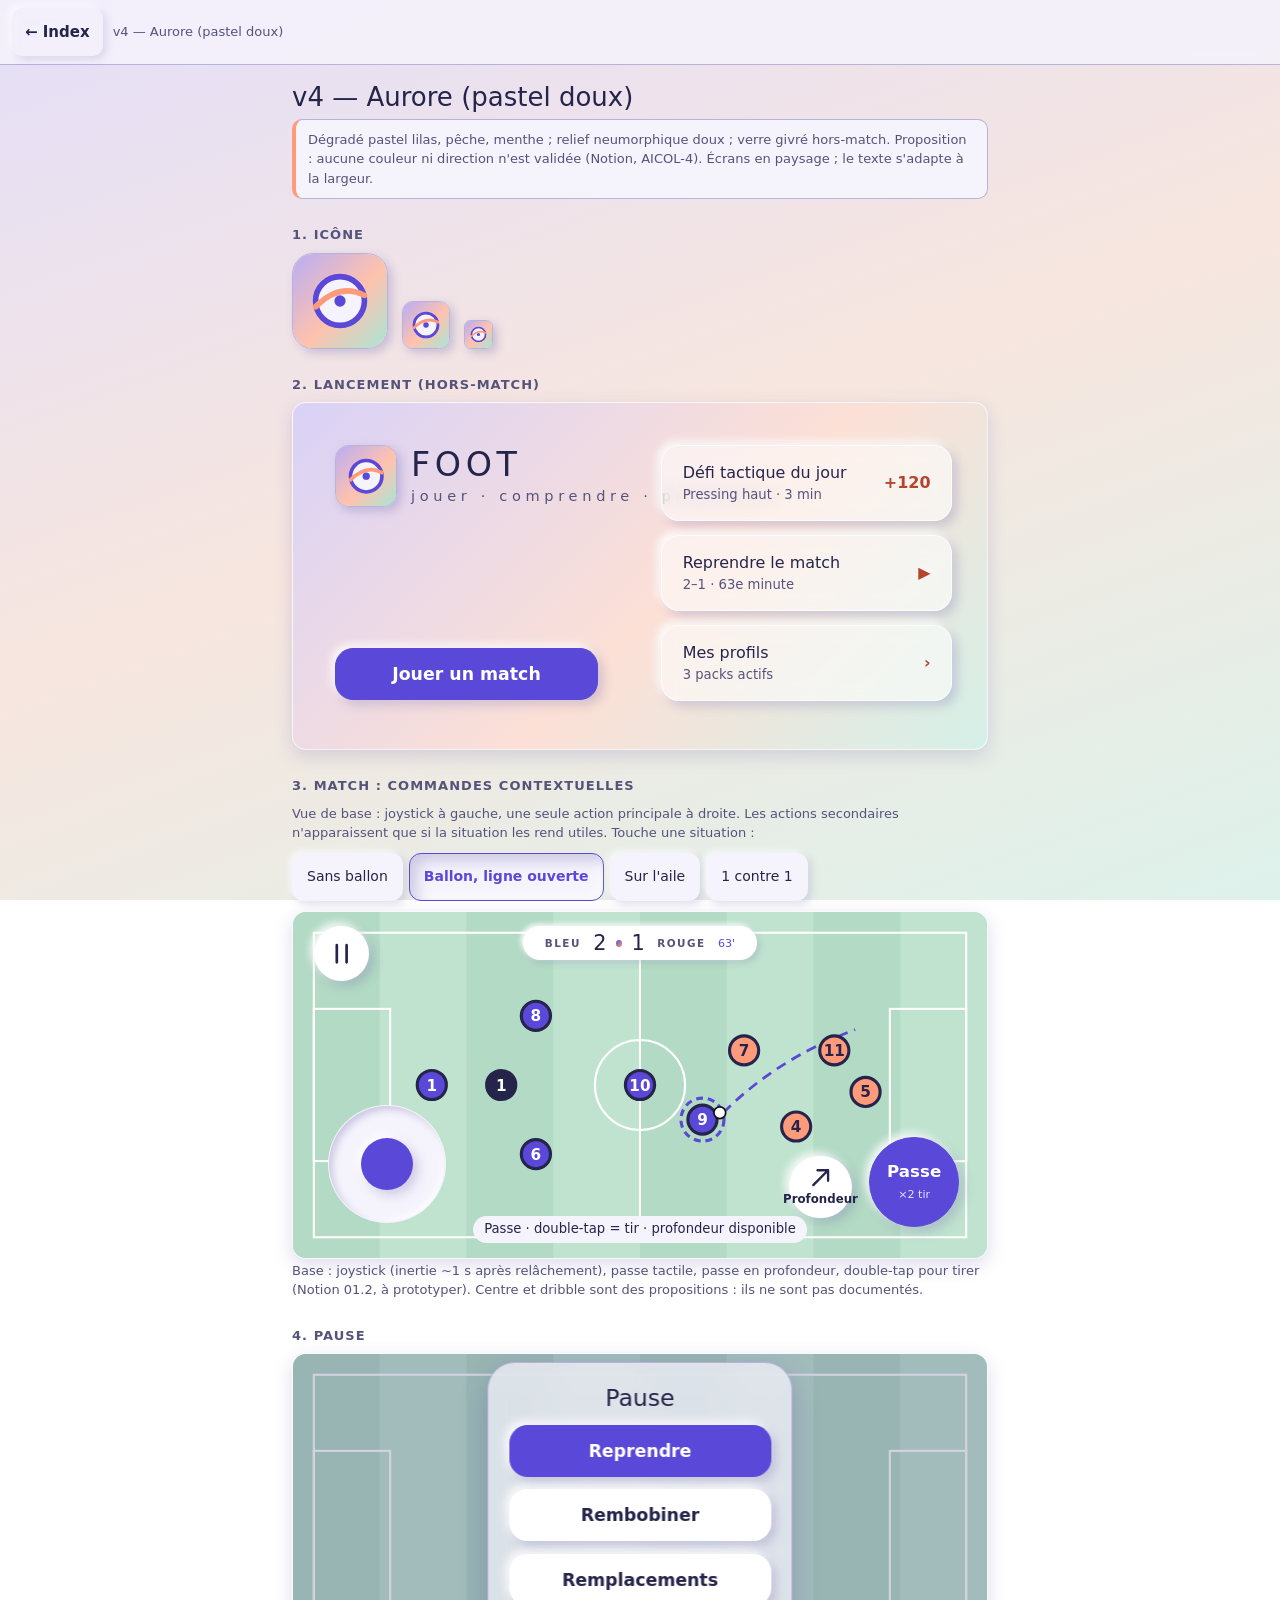
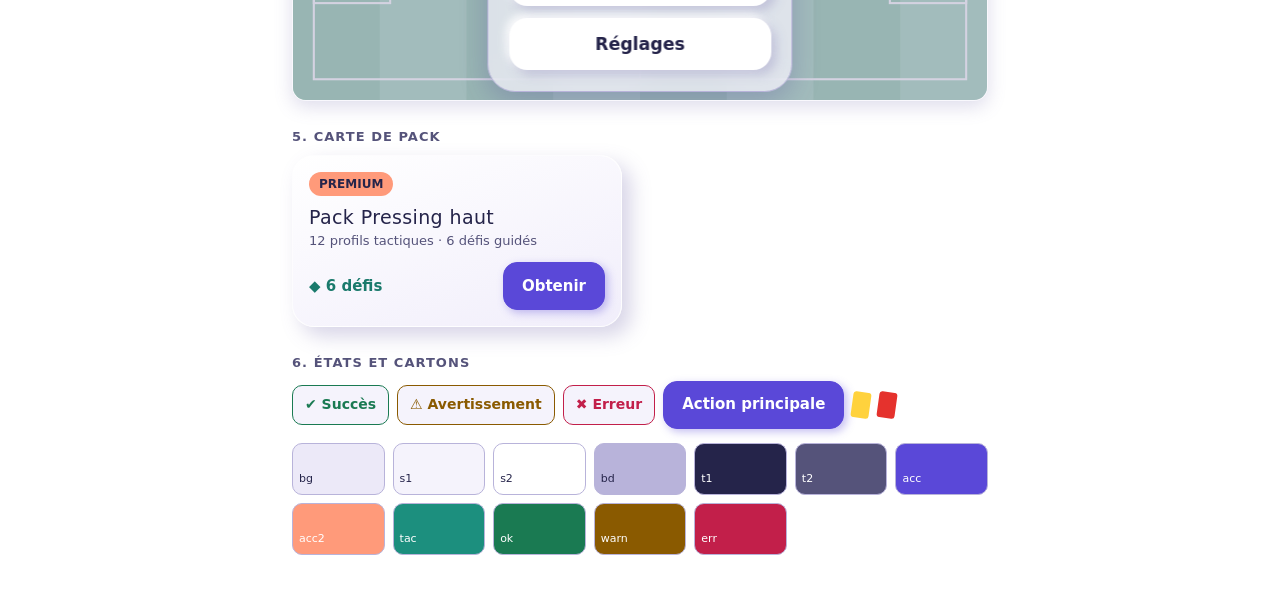
<file: designs/v4-aurore/index.html>
<!doctype html>
<html lang="fr">
<head>
<meta charset="utf-8">
<meta name="viewport" content="width=device-width,initial-scale=1">
<title>v4 — Aurore</title>
<link rel="stylesheet" href="../../shared/base.css">
<link rel="stylesheet" href="theme.css">
</head>
<body data-name="v4 — Aurore (pastel doux)" data-sub="Dégradé pastel lilas, pêche, menthe ; relief neumorphique doux ; verre givré hors-match.">
<div id="app"></div>
<script>window.THEME_ICON='<svg viewBox="0 0 100 100"><defs><linearGradient id="g" x1="0" y1="0" x2="1" y2="1"><stop offset="0" stop-color="#B9ADF5"/><stop offset=".55" stop-color="#FFC2AD"/><stop offset="1" stop-color="#A8E6D6"/></linearGradient></defs><rect width="100" height="100" fill="url(#g)"/><circle cx="50" cy="50" r="26" fill="#F5F3FC"/><circle cx="50" cy="50" r="26" fill="none" stroke="#5A48D8" stroke-width="6"/><path d="M24 56 Q50 30 76 44" fill="none" stroke="#FF9A7A" stroke-width="6" stroke-linecap="round"/><circle cx="50" cy="50" r="6" fill="#5A48D8"/></svg>';</script>
<script src="../../shared/scenes.js"></script>
<script>document.querySelector('.top a').setAttribute('href','../../index.html');</script>
</body>
</html>
</file>
<file: palettes/css/tokens.css>
:root{--pitch-a:#1E7A4C;--pitch-b:#1A6E44;--line:#F3F7F5;--kit-home:#F2F4EF;--kit-away:#1C2230;--kit-ring:#F2F4EF;--kit-gk:#C9A3FF;--card-yellow:#FFD23D;--card-red:#E5322D}
[data-palette=nuit]{--bg0:#0F1424;--s1:#161C33;--s2:#1F2744;--bd:#2B3560;--t1:#F2F4FB;--t2:#B8C0DC;--t3:#8F99BF;--acc:#FF7A1A;--ink:#0A0D18;--acc2:#FF9A4D;--tac:#2EC5E6;--ok:#3DD68C;--warn:#FFC23D;--err:#FF5C6C}
[data-palette=petrole]{--bg0:#101A20;--s1:#192830;--s2:#223640;--bd:#40545C;--t1:#F3F7F5;--t2:#B7C6C8;--t3:#8EA3A7;--acc:#D7FF5A;--ink:#101A20;--acc2:#FF765E;--tac:#65DCE6;--ok:#64DDAA;--warn:#FFB86B;--err:#FF6B78}
[data-palette=graphite]{--bg0:#1A1D22;--s1:#24282F;--s2:#2F353E;--bd:#3E4652;--t1:#F4F6F8;--t2:#B4BCC4;--t3:#8B939C;--acc:#FFB020;--ink:#121416;--acc2:#FFC14D;--tac:#3DDCFF;--ok:#4ADE80;--warn:#FBBF24;--err:#F87171}
/* N3 (finitions) : voile, reflets, ombres, flou. Désactivé = surfaces opaques, aucun effet. */
:root{--n3-blur:0px;--n3-shadow:none;--n3-shadow-in:none;--n3-glow:none;--glass-mix:100%}
.n3{--n3-blur:16px;--n3-shadow:6px 6px 14px rgba(0,0,0,.48),-4px -4px 10px rgba(255,255,255,.06);--n3-shadow-in:inset 4px 4px 9px rgba(0,0,0,.48),inset -3px -3px 8px rgba(255,255,255,.06);--n3-glow:0 0 18px color-mix(in srgb,var(--acc) 32%,transparent);--glass-mix:72%}
</file>
<file: palettes/css/app.css>
*{box-sizing:border-box;margin:0}
body{font:16px/1.45 system-ui,-apple-system,Segoe UI,Roboto,sans-serif;background:var(--bg0);color:var(--t1);padding:0 0 56px}
.bar{position:sticky;top:0;z-index:20;background:var(--s1);border-bottom:1px solid var(--bd);padding:10px 12px;display:flex;flex-wrap:wrap;gap:8px;align-items:center}
.bar b{font-size:13px;color:var(--t2);margin-right:4px}
.seg{display:flex;gap:6px;flex-wrap:wrap}
button{font:inherit;color:var(--t1);cursor:pointer}
.chip{min-height:48px;padding:0 14px;border-radius:12px;border:1px solid var(--bd);background:var(--s2)}
.chip[aria-pressed=true]{background:var(--acc);color:var(--ink);border-color:var(--acc);font-weight:700}
main{max-width:720px;margin:0 auto;padding:0 12px}
h1{font-size:20px;margin:18px 0 4px}h2{font-size:15px;margin:26px 0 8px;color:var(--t2);text-transform:uppercase;letter-spacing:.06em}
p.note{font-size:13px;color:var(--t3);margin:4px 0 10px}
.warnbox{background:var(--s1);border:1px solid var(--bd);border-left:4px solid var(--acc);border-radius:10px;padding:10px 12px;font-size:13px;color:var(--t2)}
/* écrans paysage */
.scr{container-type:inline-size;position:relative;aspect-ratio:2/1;border-radius:14px;overflow:hidden;border:1px solid var(--bd);background:var(--bg0)}
.scr svg.pitch{position:absolute;inset:0;width:100%;height:100%}
.abs{position:absolute}
.solid{background:var(--s1);border:1px solid var(--bd);color:var(--t1)}
.glass{background:color-mix(in srgb,var(--s2) var(--glass-mix),transparent);-webkit-backdrop-filter:blur(var(--n3-blur));backdrop-filter:blur(var(--n3-blur));border:1px solid color-mix(in srgb,#fff 12%,transparent)}
.btn{display:flex;align-items:center;justify-content:center;gap:1.2cqw;min-height:7.5cqw;padding:0 3cqw;border-radius:2.4cqw;border:1px solid var(--bd);background:var(--s2);font-size:2.5cqw;font-weight:600;box-shadow:var(--n3-shadow)}
.btn:active{box-shadow:var(--n3-shadow-in)}
.btn.pri{background:var(--acc);color:var(--ink);border-color:var(--acc);box-shadow:var(--n3-shadow),var(--n3-glow)}
.round{width:8cqw;height:8cqw;min-height:0;padding:0;border-radius:50%;font-size:3.2cqw}
/* launch */
.launch{background:radial-gradient(120% 90% at 20% 0%,var(--s2),var(--bg0) 62%)}
.logo{left:6cqw;top:6cqw;display:flex;align-items:center;gap:2cqw;font-weight:800;font-size:4.6cqw;letter-spacing:.02em}
.logo i{width:8cqw;height:8cqw}
.tag{font-size:2.3cqw;color:var(--t2);font-weight:400;display:block;letter-spacing:0}
.cards{right:5cqw;top:6cqw;width:42cqw;display:grid;gap:2cqw}
.card{padding:2.4cqw 3cqw;border-radius:2.4cqw;font-size:2.4cqw;display:flex;justify-content:space-between;align-items:center;box-shadow:var(--n3-shadow)}
.card small{color:var(--t2);font-size:2cqw}
.cta{left:6cqw;bottom:7cqw;width:40cqw}
/* match */
.hud{left:50%;top:2cqw;transform:translateX(-50%);display:flex;align-items:center;gap:3cqw;padding:1.2cqw 3.4cqw;border-radius:2cqw;font-weight:800;font-size:3.4cqw}
.hud small{font-size:2.1cqw;font-weight:600;color:var(--t2)}
.mctl{right:3cqw;bottom:3cqw;display:flex;gap:2.4cqw;align-items:flex-end}
.pause{left:3cqw;top:2cqw}
.ctx{left:3cqw;bottom:3cqw;padding:1.4cqw 2.2cqw;border-radius:2cqw;font-size:2.2cqw;display:flex;align-items:center;gap:1.4cqw;color:var(--t1)}
.ctx b{color:var(--tac)}
.tacline{stroke:var(--tac);stroke-width:.7;fill:none;stroke-dasharray:3 2}
/* pause */
.dim{inset:0;background:rgba(0,0,0,.42)}
.panel{left:50%;top:50%;transform:translate(-50%,-50%);width:48cqw;padding:3.4cqw;border-radius:3cqw;display:grid;gap:2cqw}
.panel h3{font-size:3.2cqw;text-align:center}
/* icône + pack */
.row{display:flex;gap:14px;align-items:flex-end;flex-wrap:wrap}
.ico{border-radius:22%;overflow:hidden;border:1px solid var(--bd)}
.pack{max-width:330px;border-radius:18px;padding:16px;background:linear-gradient(160deg,var(--s2),var(--s1));border:1px solid var(--acc2);position:relative;box-shadow:var(--n3-shadow)}
.pack .tg{display:inline-block;font-size:12px;font-weight:700;padding:4px 10px;border-radius:99px;background:var(--acc2);color:var(--ink)}
.pack h3{margin:10px 0 2px;font-size:20px}.pack p{color:var(--t2);font-size:13px}
.pack .buy{margin-top:12px;display:flex;justify-content:space-between;align-items:center}
.pbtn{min-height:48px;padding:0 18px;border-radius:12px;border:0;background:var(--acc);color:var(--ink);font-weight:800}
/* contrôles */
.states{display:flex;flex-wrap:wrap;gap:8px;align-items:center}
.st{display:inline-flex;align-items:center;gap:6px;min-height:40px;padding:0 12px;border-radius:10px;font-size:14px;font-weight:600;background:var(--s1);border:1px solid}
.st.ok{color:var(--ok)}.st.wn{color:var(--warn)}.st.er{color:var(--err)}
.cardsq{display:inline-block;width:18px;height:26px;border-radius:3px;transform:rotate(8deg)}
.sw{display:grid;grid-template-columns:repeat(auto-fill,minmax(88px,1fr));gap:8px}
.sw div{height:56px;border-radius:10px;padding:6px;font-size:11px;border:1px solid var(--bd);display:flex;align-items:flex-end}
</file>
<file: designs/v1-standard-comparatif/css/tokens.css>
:root{--pitch-a:#1E7A4C;--pitch-b:#1A6E44;--line:#F3F7F5;--kit-home:#F2F4EF;--kit-away:#1C2230;--kit-ring:#F2F4EF;--kit-gk:#C9A3FF;--card-yellow:#FFD23D;--card-red:#E5322D}
[data-palette=nuit]{--bg0:#0F1424;--s1:#161C33;--s2:#1F2744;--bd:#2B3560;--t1:#F2F4FB;--t2:#B8C0DC;--t3:#8F99BF;--acc:#FF7A1A;--ink:#0A0D18;--acc2:#FF9A4D;--tac:#2EC5E6;--ok:#3DD68C;--warn:#FFC23D;--err:#FF5C6C}
[data-palette=petrole]{--bg0:#101A20;--s1:#192830;--s2:#223640;--bd:#40545C;--t1:#F3F7F5;--t2:#B7C6C8;--t3:#8EA3A7;--acc:#D7FF5A;--ink:#101A20;--acc2:#FF765E;--tac:#65DCE6;--ok:#64DDAA;--warn:#FFB86B;--err:#FF6B78}
[data-palette=graphite]{--bg0:#1A1D22;--s1:#24282F;--s2:#2F353E;--bd:#3E4652;--t1:#F4F6F8;--t2:#B4BCC4;--t3:#8B939C;--acc:#FFB020;--ink:#121416;--acc2:#FFC14D;--tac:#3DDCFF;--ok:#4ADE80;--warn:#FBBF24;--err:#F87171}
:root{--n3-blur:0px;--n3-shadow:none;--n3-shadow-in:none;--n3-glow:none;--glass-mix:100%}
.n3{--n3-blur:16px;--n3-shadow:6px 6px 14px rgba(0,0,0,.48),-4px -4px 10px rgba(255,255,255,.06);--n3-shadow-in:inset 4px 4px 9px rgba(0,0,0,.48),inset -3px -3px 8px rgba(255,255,255,.06);--n3-glow:0 0 18px color-mix(in srgb,var(--acc) 32%,transparent);--glass-mix:72%}
</file>
<file: designs/v1-standard-comparatif/css/app.css>
*{box-sizing:border-box;margin:0}
body{font:16px/1.45 system-ui,-apple-system,Segoe UI,Roboto,sans-serif;background:var(--bg0);color:var(--t1);padding:0 0 56px}
.bar{position:sticky;top:0;z-index:20;background:var(--s1);border-bottom:1px solid var(--bd);padding:10px 12px;display:flex;flex-wrap:wrap;gap:8px;align-items:center}
.seg{display:flex;gap:6px;flex-wrap:wrap}
button{font:inherit;color:var(--t1);cursor:pointer}a{color:var(--t1)}
.chip{min-height:48px;padding:0 14px;border-radius:12px;border:1px solid var(--bd);background:var(--s2)}
.chip[aria-pressed=true]{background:var(--acc);color:var(--ink);border-color:var(--acc);font-weight:700}
main{max-width:720px;margin:0 auto;padding:0 12px}
h1{font-size:20px;margin:18px 0 4px}h2{font-size:15px;margin:26px 0 8px;color:var(--t2);text-transform:uppercase;letter-spacing:.06em}
.warnbox{background:var(--s1);border:1px solid var(--bd);border-left:4px solid var(--acc);border-radius:10px;padding:10px 12px;font-size:13px;color:var(--t2)}
.scr{container-type:inline-size;position:relative;aspect-ratio:2/1;border-radius:14px;overflow:hidden;border:1px solid var(--bd);background:var(--bg0)}
.scr svg.pitch{position:absolute;inset:0;width:100%;height:100%}
.abs{position:absolute}
.solid{background:var(--s1);border:1px solid var(--bd);color:var(--t1)}
.glass{background:color-mix(in srgb,var(--s2) var(--glass-mix),transparent);-webkit-backdrop-filter:blur(var(--n3-blur));backdrop-filter:blur(var(--n3-blur));border:1px solid color-mix(in srgb,#fff 12%,transparent)}
.btn{display:flex;align-items:center;justify-content:center;gap:1.2cqw;min-height:7.5cqw;padding:0 3cqw;border-radius:2.4cqw;border:1px solid var(--bd);background:var(--s2);font-size:2.5cqw;font-weight:600;box-shadow:var(--n3-shadow)}
.btn.pri{background:var(--acc);color:var(--ink);border-color:var(--acc);box-shadow:var(--n3-shadow),var(--n3-glow)}
.round{width:8cqw;height:8cqw;min-height:0;padding:0;border-radius:50%;font-size:3.2cqw}
.launch{background:radial-gradient(120% 90% at 20% 0%,var(--s2),var(--bg0) 62%)}
.logo{left:6cqw;top:6cqw;display:flex;align-items:center;gap:2cqw;font-weight:800;font-size:4.6cqw}
.logo i{width:8cqw;height:8cqw}.tag{font-size:2.3cqw;color:var(--t2);font-weight:400;display:block}
.cards{right:5cqw;top:6cqw;width:42cqw;display:grid;gap:2cqw}
.card{padding:2.4cqw 3cqw;border-radius:2.4cqw;font-size:2.4cqw;display:flex;justify-content:space-between;align-items:center;box-shadow:var(--n3-shadow)}
.card small{color:var(--t2);font-size:2cqw}
.cta{left:6cqw;bottom:7cqw;width:40cqw}
.hud{left:50%;top:2cqw;transform:translateX(-50%);display:flex;align-items:center;gap:3cqw;padding:1.2cqw 3.4cqw;border-radius:2cqw;font-weight:800;font-size:3.4cqw}
.hud small{font-size:2.1cqw;font-weight:600;color:var(--t2)}
.mctl{right:3cqw;bottom:3cqw;display:flex;gap:2.4cqw;align-items:flex-end}
.pause{left:3cqw;top:2cqw}
.ctx{left:3cqw;bottom:3cqw;padding:1.4cqw 2.2cqw;border-radius:2cqw;font-size:2.2cqw;display:flex;align-items:center;gap:1.4cqw}
.ctx b{color:var(--tac)}
.tacline{stroke:var(--tac);stroke-width:.7;fill:none;stroke-dasharray:3 2}
.dim{inset:0;background:rgba(0,0,0,.42)}
.panel{left:50%;top:50%;transform:translate(-50%,-50%);width:48cqw;padding:3.4cqw;border-radius:3cqw;display:grid;gap:2cqw}
.panel h3{font-size:3.2cqw;text-align:center}
.row{display:flex;gap:14px;align-items:flex-end;flex-wrap:wrap}
.ico{border-radius:22%;overflow:hidden;border:1px solid var(--bd)}
.pack{max-width:330px;border-radius:18px;padding:16px;background:linear-gradient(160deg,var(--s2),var(--s1));border:1px solid var(--acc2);box-shadow:var(--n3-shadow)}
.pack .tg{display:inline-block;font-size:12px;font-weight:700;padding:4px 10px;border-radius:99px;background:var(--acc2);color:var(--ink)}
.pack h3{margin:10px 0 2px;font-size:20px}.pack p{color:var(--t2);font-size:13px}.pack .buy{margin-top:12px;display:flex;justify-content:space-between;align-items:center}
.pbtn{min-height:48px;padding:0 18px;border-radius:12px;border:0;background:var(--acc);color:var(--ink);font-weight:800}
.states{display:flex;flex-wrap:wrap;gap:8px;align-items:center}
.st{display:inline-flex;align-items:center;gap:6px;min-height:40px;padding:0 12px;border-radius:10px;font-size:14px;font-weight:600;background:var(--s1);border:1px solid}
.st.ok{color:var(--ok)}.st.wn{color:var(--warn)}.st.er{color:var(--err)}
.cardsq{display:inline-block;width:18px;height:26px;border-radius:3px;transform:rotate(8deg)}
.sw{display:grid;grid-template-columns:repeat(auto-fill,minmax(88px,1fr));gap:8px}
.sw div{height:56px;border-radius:10px;padding:6px;font-size:11px;border:1px solid var(--bd);display:flex;align-items:flex-end}
</file>
<file: shared/base.css>
/* Socle commun v2+ : structure et comportement. Les thèmes ne changent que les variables et la décoration. */
*{box-sizing:border-box;margin:0}
body{background:var(--bg);color:var(--t1);font:15px/1.5 var(--font-body,system-ui,-apple-system,Segoe UI,Roboto,sans-serif);padding-bottom:56px}
button{font:inherit;color:inherit;cursor:pointer;border:0;background:none}
.top{position:sticky;top:0;z-index:30;display:flex;gap:10px;align-items:center;padding:8px 12px;background:var(--s1);border-bottom:1px solid var(--bd)}
.top a{display:inline-flex;align-items:center;min-height:48px;padding:0 12px;color:var(--t1);font-weight:700;text-decoration:none;border:1px solid var(--bd);border-radius:10px}
.top span{color:var(--t2);font-size:13px}
main{max-width:720px;margin:0 auto;padding:0 12px}
h1{font:var(--h1,700 21px/1.2 var(--font-body));margin:18px 0 6px}
h2{font-size:13px;margin:26px 0 8px;color:var(--t2);text-transform:uppercase;letter-spacing:.08em}
.note{font-size:13px;color:var(--t2);margin:2px 0 10px}
.warnbox{background:var(--s1);border:1px solid var(--bd);border-left:4px solid var(--acc2);border-radius:10px;padding:10px 12px;font-size:13px;color:var(--t2)}
.sits{display:flex;flex-wrap:wrap;gap:6px;margin:0 0 10px}
.sitchip{min-height:48px;padding:0 14px;border-radius:12px;border:1px solid var(--bd);background:var(--s1);color:var(--t1);font-size:14px}
.sitchip[aria-pressed=true]{background:var(--acc);color:var(--acc-ink);border-color:var(--acc);font-weight:700}
.scr{container-type:inline-size;position:relative;aspect-ratio:2/1;overflow:hidden;border-radius:var(--r-frame,14px);border:1px solid var(--bd);background:var(--bg)}
.scr>svg.pitch{position:absolute;inset:0;width:100%;height:100%}
.abs{position:absolute}
.btn{display:flex;align-items:center;justify-content:center;gap:1.2cqw;min-height:7.5cqw;padding:0 3cqw;border-radius:var(--br,2.4cqw);border:var(--bw,1px) var(--bs,solid) var(--bd);background:var(--s2);color:var(--t1);font-size:2.5cqw;font-weight:600;box-shadow:var(--sh,none)}
.btn:active{box-shadow:var(--sh-in,none);transform:translate(var(--press,0,0))}
.btn.pri{background:var(--acc);color:var(--acc-ink);border-color:var(--acc-bd,var(--acc))}
.round{width:var(--d,8cqw);height:var(--d,8cqw);min-height:0;padding:0;border-radius:50%}
.btn svg{width:55%;height:55%;fill:none;stroke:currentColor;stroke-width:2.2;stroke-linecap:round;stroke-linejoin:round}
/* lancement */
.launch{background:var(--launch-bg,var(--bg))}
.logo{left:6cqw;top:6cqw;display:flex;align-items:center;gap:2cqw;font:var(--logo-font,800 4.2cqw/1 var(--font-body));color:var(--t1)}
.logo .ico{width:9cqw;height:9cqw}.tag{display:block;margin-top:.8cqw;font:400 2.1cqw var(--font-body);color:var(--t2)}
.cards{right:5cqw;top:6cqw;width:42cqw;display:grid;gap:2cqw}
.card{padding:2.2cqw 3cqw;border-radius:var(--br,2.4cqw);font-size:2.3cqw;display:flex;justify-content:space-between;align-items:center;background:var(--card-bg,var(--s2));border:var(--bw,1px) var(--bs,solid) var(--bd);box-shadow:var(--sh,none)}
.card small{display:block;color:var(--t2);font-size:1.9cqw}
.card b{color:var(--acc2-text,var(--acc2))}
.cta{left:6cqw;bottom:7cqw;width:38cqw}
/* match */
.hud{left:50%;top:2cqw;transform:translateX(-50%);display:flex;align-items:center;gap:2.2cqw;padding:.9cqw 2.6cqw;background:var(--s1);border:var(--bw,1px) var(--bs,solid) var(--bd);color:var(--t1)}
.hud .tm{font-size:1.8cqw;letter-spacing:.08em;color:var(--t2)}
.hud .sc{display:flex;align-items:center;gap:1.2cqw;font-size:3cqw}
.hud .clk{font-size:1.8cqw;color:var(--t2)}
.pausebtn{left:3cqw;top:2cqw}
.stick{left:5cqw;bottom:5cqw;width:17cqw;height:17cqw;border-radius:50%;background:var(--s1);border:var(--bw,1px) var(--bs,solid) var(--bd);display:grid;place-items:center}
.stick i{width:7.5cqw;height:7.5cqw;border-radius:50%;background:var(--knob,var(--acc));display:block}
.actions{right:4cqw;bottom:4.5cqw;width:34cqw;height:26cqw}
.a-pass{position:absolute;right:0;bottom:0;--d:13cqw;flex-direction:column;gap:.2cqw;font-size:2.4cqw;font-weight:700}
.a-pass small{font-size:1.6cqw;font-weight:500;opacity:.85}
.ctxb{position:absolute;right:15.5cqw;bottom:1.2cqw;--d:9cqw;flex-direction:column;gap:.1cqw;font-size:1.7cqw;opacity:0;transform:scale(.55);pointer-events:none;transition:opacity .18s,transform .18s}
.ctxb svg{width:42%;height:42%}
[data-sit=ball] .a-deep,[data-sit=wing] .a-cross,[data-sit=duel] .a-drib{opacity:1;transform:none;pointer-events:auto}
[data-sit=free] .a-pass{opacity:.4}
.lane{display:none}
[data-sit=ball] .lane-deep,[data-sit=wing] .lane-cross{display:inline}
.hintline{left:50%;bottom:2.2cqw;transform:translateX(-50%);font-size:1.9cqw;color:var(--hint,var(--t1));background:var(--hint-bg,transparent);padding:.5cqw 1.6cqw;border-radius:99px;white-space:nowrap}
.hintline span{display:none}
[data-sit=free] .h-free,[data-sit=ball] .h-ball,[data-sit=wing] .h-wing,[data-sit=duel] .h-duel{display:inline}
/* pause */
.dim{inset:0;background:var(--dim,rgba(0,0,0,.4))}
.panel{left:50%;top:50%;transform:translate(-50%,-50%);width:44cqw;padding:3cqw;display:grid;gap:1.8cqw;background:var(--panel-bg,var(--s1));border:var(--bw,1px) var(--bs,solid) var(--bd);border-radius:var(--br-panel,3cqw);box-shadow:var(--sh-panel,none);backdrop-filter:var(--panel-blur,none);-webkit-backdrop-filter:var(--panel-blur,none)}
.panel h3{font:var(--h3,700 3cqw/1.2 var(--font-body));text-align:center}
/* icône, pack, états */
.row{display:flex;gap:14px;align-items:flex-end;flex-wrap:wrap}
.ico{border-radius:22%;overflow:hidden;display:block;box-shadow:var(--ico-sh,none);border:1px solid var(--bd)}
.ico svg{display:block;width:100%;height:100%}
.pack{max-width:330px;border-radius:var(--br-pack,18px);padding:16px;background:var(--pack-bg,var(--s1));border:var(--bw,1px) var(--bs,solid) var(--pack-bd,var(--bd));box-shadow:var(--sh,none)}
.pack .tg{display:inline-block;font-size:12px;font-weight:700;padding:3px 10px;border-radius:99px;background:var(--acc2);color:var(--acc2-ink,var(--acc-ink))}
.pack h3{margin:10px 0 2px;font:var(--h3p,700 19px/1.2 var(--font-body))}
.pack p{color:var(--t2);font-size:13px}
.pack .buy{margin-top:12px;display:flex;justify-content:space-between;align-items:center}
.pbtn{min-height:48px;padding:0 18px;border-radius:var(--br-btn,12px);background:var(--acc);color:var(--acc-ink);font-weight:800;border:var(--bw,1px) var(--bs,solid) var(--acc-bd,var(--acc));box-shadow:var(--sh,none)}
.states{display:flex;flex-wrap:wrap;gap:8px;align-items:center}
.st{display:inline-flex;align-items:center;gap:6px;min-height:40px;padding:0 12px;border-radius:10px;font-size:14px;font-weight:600;background:var(--s1);border:1px solid}
.st.ok{color:var(--ok);border-color:var(--ok)}.st.wn{color:var(--warn);border-color:var(--warn)}.st.er{color:var(--err);border-color:var(--err)}
.cardsq{display:inline-block;width:18px;height:26px;border-radius:3px;transform:rotate(8deg)}
.sw{display:grid;grid-template-columns:repeat(auto-fill,minmax(88px,1fr));gap:8px}
.sw div{height:52px;border-radius:10px;padding:6px;font-size:11px;border:1px solid var(--bd);display:flex;align-items:flex-end}
@media (prefers-reduced-motion:reduce){*{transition:none!important}}
</file>
<file: designs/v2-craie/theme.css>
/* v2 Craie : ardoise sombre, craie, serif italique, traits pointillés */
:root{--bg:#1D2925;--s1:#25342F;--s2:#2F403A;--bd:#6F837A;--t1:#F4EFE2;--t2:#CFC8B6;--t3:#A3AA9C;
--acc:#F4EFE2;--acc-ink:#1D2925;--acc2:#F2D06B;--tac:#8FD0DE;--ok:#A9DC9A;--warn:#F0A35E;--err:#F28B82;
--pa:#2A4A3A;--pb:#264434;--line:#F4EFE2;--home:#F4EFE2;--away:#E8946F;--gk:#8FD0DE;--ring:#1D2925;--num-home:#1D2925;--num-away:#1D2925;--num-gk:#1D2925;--sel:#F2D06B;
--card-yellow:#FFD23D;--card-red:#E5322D;
--font-display:Georgia,"Iowan Old Style","Palatino Linotype",serif;--font-body:system-ui,-apple-system,Segoe UI,Roboto,sans-serif;
--bs:dashed;--bw:.28cqw;--br:2cqw;--knob:#F4EFE2;--hint:#F4EFE2;--hint-bg:#1D2925;--panel-bg:#25342F;--dim:rgba(14,22,19,.55);--h1:italic 700 24px/1.2 Georgia,serif}
body{background:#1D2925 repeating-linear-gradient(0deg,rgba(255,255,255,.012) 0 2px,transparent 2px 5px)}
.btn,.card,.stick,.hud,.panel{border-width:max(1.5px,var(--bw))}
.hud{border-width:0 0 max(1.5px,.3cqw) 0;border-style:dashed;border-color:var(--acc2);border-radius:0;background:var(--s1);padding:.8cqw 3cqw 1cqw}
.hud .tm{font:italic 400 2cqw var(--font-display);text-transform:lowercase;letter-spacing:.04em}
.hud .sc{font:italic 700 3.1cqw var(--font-display);color:var(--t1)}
.hud .sc i{width:.8cqw;height:.8cqw;border-radius:50%;background:var(--acc2);display:block}
.hud .clk{font:italic 400 1.9cqw var(--font-display);color:var(--acc2)}
.btn{font-family:var(--font-display);font-style:italic}
.btn.pri{border-style:solid;font-weight:700}
.logo{font:italic 700 4.4cqw/1 Georgia,serif}
.card b{font-family:var(--font-display);font-style:italic}
.card{border-radius:var(--br)}
.tacline,.lane{filter:none}
.pack{border-style:dashed;border-width:2px;border-color:var(--acc2)}
.pack h3{font-family:var(--font-display);font-style:italic}
.pbtn{border-style:solid}
.panel h3{font-family:var(--font-display);font-style:italic;font-weight:700}
.stick{border-style:dashed}
.top a{border-style:dashed}
</file>
<file: designs/v3-risographie/theme.css>
/* v3 Risographie : papier, deux encres (bleu, rose), ombres dures, décalage d'impression */
:root{--bg:#F2EDE0;--s1:#FBF8F0;--s2:#E8E1D0;--bd:#1B1B3A;--t1:#1B1B3A;--t2:#44446A;--t3:#5F5F85;
--acc:#2B3DDB;--acc-ink:#FFFFFF;--acc-bd:#1B1B3A;--acc2:#FF4F81;--acc2-ink:#1B1B3A;--acc2-text:#C21F4A;--tac:#1B7F9E;--tac-text:#1B7F9E;--ok:#1A7A52;--warn:#8A5A00;--err:#C21F4A;
--pa:#A8D8B9;--pb:#9ACFAD;--line:#FBF8F0;--home:#2B3DDB;--away:#FF4F81;--gk:#FFC93C;--ring:#1B1B3A;--num-home:#FFFFFF;--num-away:#1B1B3A;--num-gk:#1B1B3A;--sel:#1B1B3A;
--card-yellow:#FFD23D;--card-red:#E5322D;
--bs:solid;--bw:.34cqw;--br:1.2cqw;--sh:.55cqw .55cqw 0 #1B1B3A;--sh-in:.15cqw .15cqw 0 #1B1B3A;--knob:#FF4F81;--hint:#1B1B3A;--hint-bg:#FBF8F0;--panel-bg:#FBF8F0;--dim:rgba(27,27,58,.35);--sh-panel:1cqw 1cqw 0 #1B1B3A;--br-panel:1.6cqw;--br-pack:10px;--br-btn:8px;--ico-sh:3px 3px 0 #1B1B3A;--h1:900 24px/1.1 "Arial Narrow","Helvetica Neue",Arial,sans-serif;--h3:900 3.2cqw/1.1 "Arial Narrow",Arial,sans-serif}
body{background:var(--bg) radial-gradient(rgba(27,27,58,.13) 1px,transparent 1.3px) 0 0/7px 7px}
h1,h2{text-transform:uppercase;letter-spacing:.04em;font-family:"Arial Narrow","Helvetica Neue",Arial,sans-serif}
.top a,.sitchip{border:2px solid var(--bd);box-shadow:2px 2px 0 var(--bd)}
.sitchip[aria-pressed=true]{background:var(--acc);color:#fff}
.scr{border:2px solid var(--bd);box-shadow:4px 4px 0 var(--bd)}
.launch{background:var(--bg) radial-gradient(rgba(27,27,58,.13) 1px,transparent 1.3px) 0 0/6px 6px}
.btn{border-width:max(2px,var(--bw));font-weight:800;text-transform:uppercase;letter-spacing:.03em}
.btn.pri{box-shadow:var(--sh)}
.hud{gap:1.8cqw;padding:.7cqw 2.6cqw;border-width:max(2px,.34cqw);box-shadow:.5cqw .5cqw 0 var(--bd);transform:translateX(-50%) rotate(-1.2deg);border-radius:.8cqw}
.hud .tm{font:900 1.7cqw "Arial Narrow",Arial,sans-serif;color:var(--t1)}
.hud .sc{font:900 3cqw "Arial Narrow",Arial,sans-serif;color:var(--acc);text-shadow:.22cqw .18cqw 0 var(--acc2)}
.hud .sc i{width:.7cqw;height:2.2cqw;background:var(--bd);display:block;transform:skewX(-18deg)}
.hud .clk{font:900 1.7cqw Arial,sans-serif;background:var(--gk);border:max(1.5px,.25cqw) solid var(--bd);border-radius:99px;padding:.2cqw 1.1cqw;color:var(--t1)}
.logo{font:900 4.6cqw/1 "Arial Narrow",Arial,sans-serif;text-transform:uppercase;text-shadow:.3cqw .25cqw 0 var(--acc2)}
.logo .tag{text-shadow:none;text-transform:none}
.card b{font-weight:900}
.pack{border-width:2px;box-shadow:4px 4px 0 var(--bd);border-color:var(--bd)}
.pack h3{text-transform:uppercase;font-family:"Arial Narrow",Arial,sans-serif;font-weight:900}
.pbtn{border-width:2px;box-shadow:3px 3px 0 var(--bd)}
.stick{box-shadow:var(--sh);border-width:max(2px,.34cqw)}
.stick i{border:max(2px,.3cqw) solid var(--bd)}
.lane,.tacline{stroke:var(--acc)!important}
.warnbox{border-left-color:var(--acc)}
</file>
<file: designs/v4-aurore/theme.css>
/* v4 Aurore : pastel clair, relief doux (neumorphisme léger), verre givré hors-match. En match : surfaces opaques. */
:root{--bg:#ECE9F8;--s1:#F5F3FC;--s2:#FFFFFF;--bd:#B8B3DA;--t1:#25244A;--t2:#55537A;--t3:#6F6D93;
--acc:#5A48D8;--acc-ink:#FFFFFF;--acc2:#FF9A7A;--acc2-ink:#25244A;--acc2-text:#B4452A;--tac:#1C8F7E;--tac-text:#1A7A6C;--ok:#1A7A52;--warn:#8A5A00;--err:#C21F4A;
--pa:#BFE3CF;--pb:#B2DAC4;--line:#FFFFFF;--home:#5A48D8;--away:#FF9A7A;--gk:#25244A;--ring:#25244A;--num-home:#FFFFFF;--num-away:#25244A;--num-gk:#FFFFFF;--sel:#5A48D8;
--card-yellow:#FFD23D;--card-red:#E5322D;
--bs:solid;--bw:1px;--br:2.6cqw;--sh:.7cqw .7cqw 1.6cqw rgba(110,100,170,.28),-.5cqw -.5cqw 1.2cqw rgba(255,255,255,.95);--sh-in:inset .5cqw .5cqw 1.1cqw rgba(110,100,170,.3),inset -.4cqw -.4cqw .9cqw rgba(255,255,255,.9);--knob:#5A48D8;--hint:#25244A;--hint-bg:#F5F3FC;--panel-bg:rgba(245,243,252,.72);--panel-blur:blur(14px);--dim:rgba(60,50,120,.22);--sh-panel:0 1.4cqw 4cqw rgba(80,70,150,.28);--br-panel:4cqw;--br-pack:22px;--br-btn:14px;--ico-sh:4px 4px 10px rgba(110,100,170,.3);--font-body:ui-rounded,"SF Pro Rounded",system-ui,-apple-system,Segoe UI,Roboto,sans-serif;--h1:300 26px/1.15 ui-rounded,system-ui,sans-serif;--h3:300 3.4cqw/1.2 ui-rounded,system-ui,sans-serif;--launch-bg:linear-gradient(135deg,#D9D2F7 0%,#FCE0D6 55%,#D4F0E8 100%)}
body{background:linear-gradient(160deg,#E4DFF8 0%,#F7E6DF 50%,#DDF2EB 100%) fixed}
.top{background:rgba(245,243,252,.85);backdrop-filter:blur(8px)}
.top a,.sitchip{box-shadow:3px 3px 8px rgba(110,100,170,.22),-2px -2px 6px #fff;border-color:transparent}
.sitchip[aria-pressed=true]{box-shadow:var(--sh-in);background:var(--s1);color:var(--acc);border-color:var(--acc)}
.scr{border-color:rgba(255,255,255,.7);box-shadow:0 6px 18px rgba(110,100,170,.22)}
.btn{border-color:transparent;font-weight:600}
.btn.pri{background:var(--acc);box-shadow:var(--sh)}
.hud{gap:1.8cqw;padding:.6cqw 3cqw;border-radius:99px;border-color:transparent;background:#FFFFFF;box-shadow:.4cqw .4cqw .9cqw rgba(110,100,170,.22),-.3cqw -.3cqw .7cqw #fff}
.hud .tm{font:600 1.5cqw ui-rounded,system-ui,sans-serif;letter-spacing:.14em}
.hud .sc{font:200 3cqw ui-rounded,system-ui,sans-serif;color:var(--t1);gap:1.3cqw}
.hud .sc b{font-weight:200}
.hud .sc i{width:1cqw;height:1cqw;border-radius:50%;background:linear-gradient(135deg,var(--acc),var(--acc2));display:block}
.hud .clk{font:500 1.6cqw ui-rounded,system-ui,sans-serif;color:var(--acc)}
.logo{font:300 4.8cqw/1 ui-rounded,system-ui,sans-serif;letter-spacing:.14em}
.card{border-color:rgba(255,255,255,.7);background:rgba(255,255,255,.55);backdrop-filter:blur(10px);-webkit-backdrop-filter:blur(10px)}
.stick{background:#F5F3FC;border-color:transparent;box-shadow:var(--sh-in)}
.stick i{box-shadow:var(--sh)}
.pack{border-color:rgba(255,255,255,.8);background:linear-gradient(160deg,#FFFFFF,#F1EEFB)}
.pack h3{font-weight:300;letter-spacing:.02em}
.pbtn{box-shadow:3px 3px 8px rgba(90,72,216,.35)}
.lane,.tacline{stroke:var(--acc)!important}
</file>
